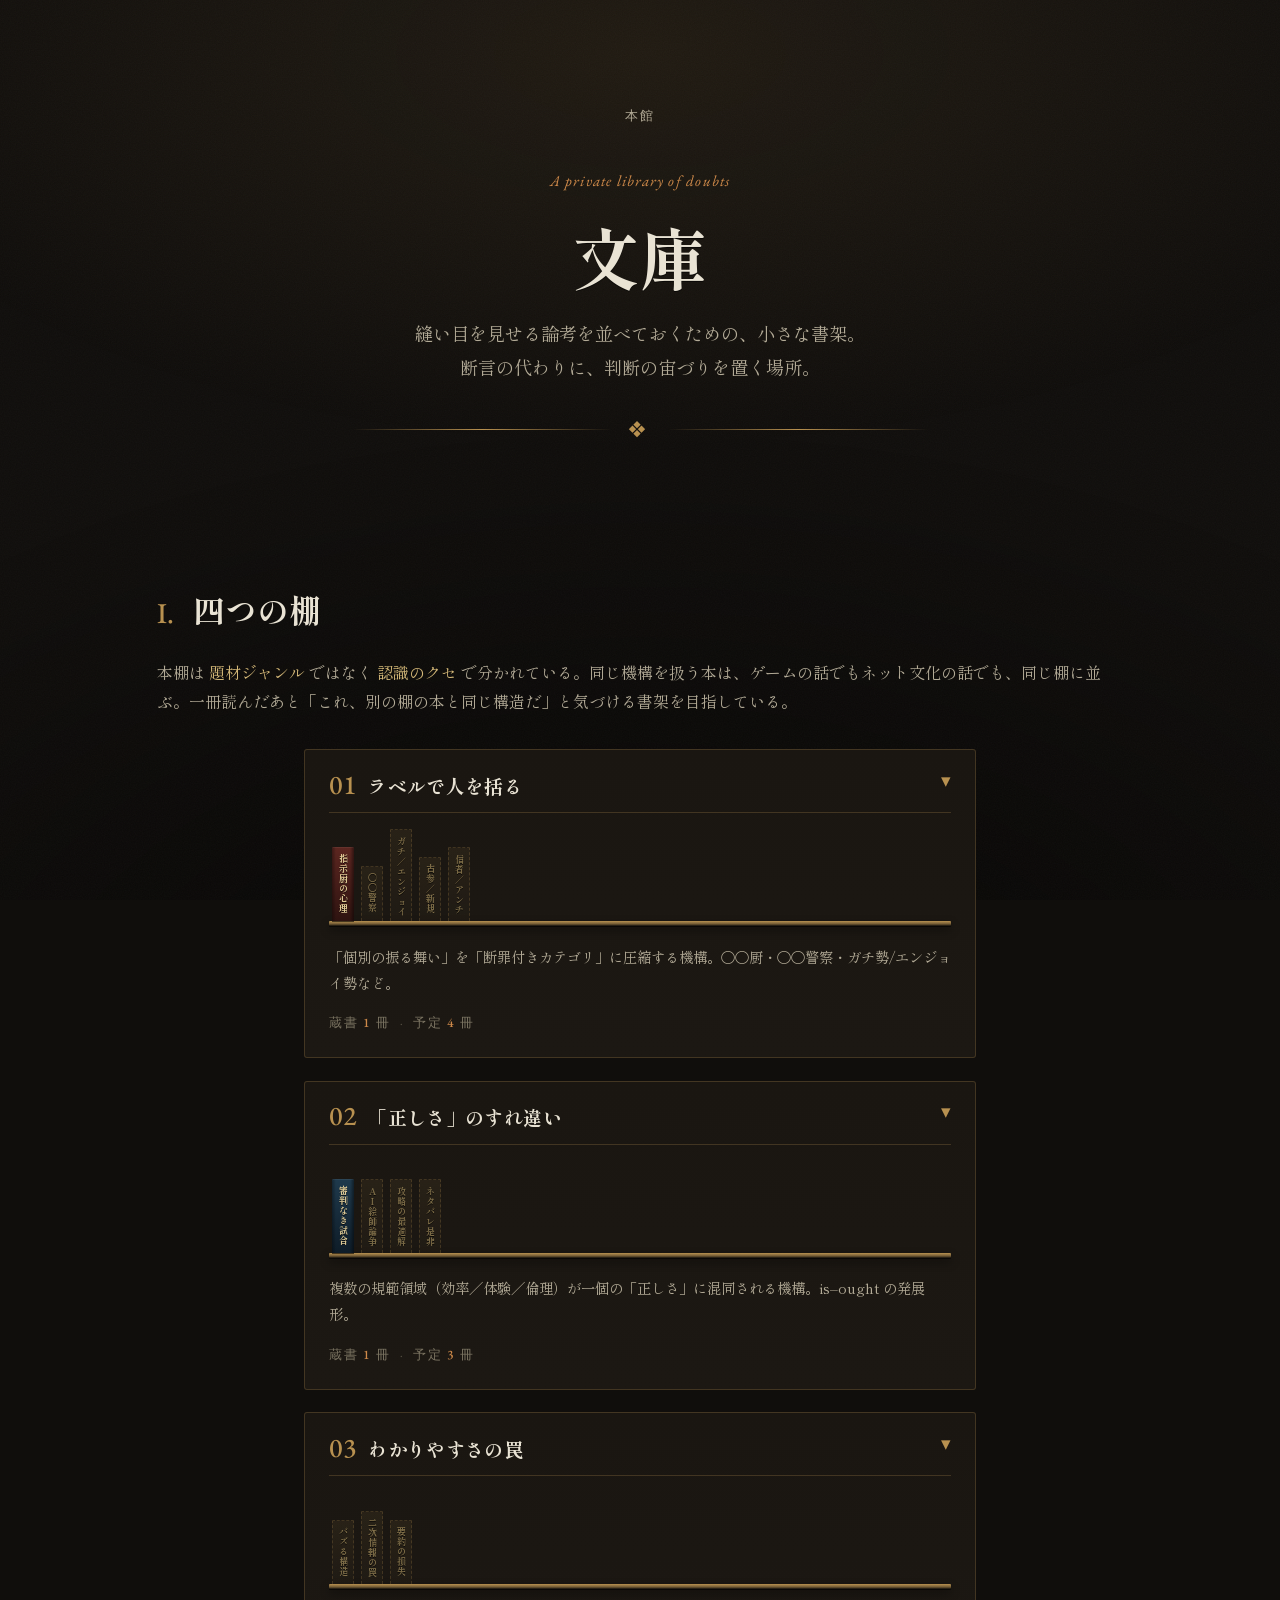
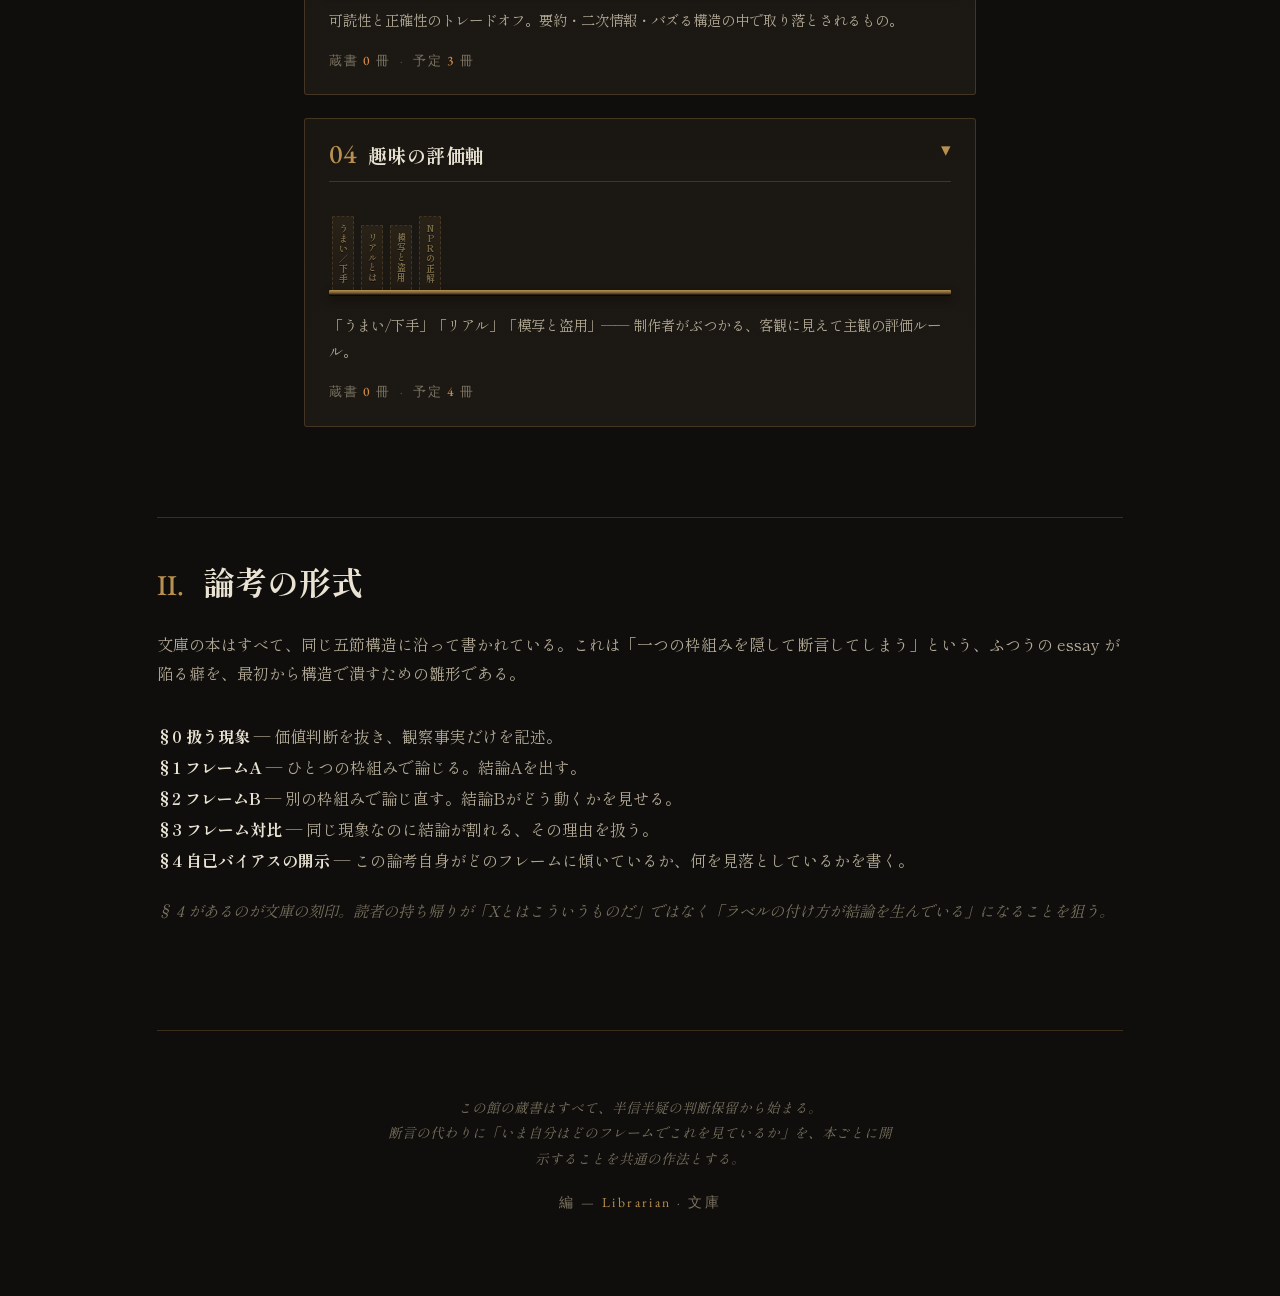
<file: index.html>
<!doctype html>
<html lang="ja">
<head>
<meta charset="utf-8">
<meta name="viewport" content="width=device-width, initial-scale=1">
<title>文庫</title>
<meta name="description" content="縫い目を見せる論考が並ぶ、認識のクセを巡る書架。">
<link rel="preconnect" href="https://fonts.googleapis.com">
<link rel="preconnect" href="https://fonts.gstatic.com" crossorigin>
<link href="https://fonts.googleapis.com/css2?family=Shippori+Mincho:wght@400;500;600;700;800&family=EB+Garamond:ital,wght@0,400;0,500;0,600;1,400;1,500&family=Noto+Serif+JP:wght@400;500;700&display=swap" rel="stylesheet">
<link rel="stylesheet" href="assets/lobby.css">
</head>
<body>
<div id="bar"></div>

<div class="wrap">

  <header class="site">
    <div class="breadcrumb reveal">
      <span class="here">本館</span>
    </div>
    <p class="kicker reveal">A private library of doubts</p>
    <h1 class="site-title reveal">文庫</h1>
    <p class="tagline reveal">縫い目を見せる論考を並べておくための、小さな書架。<br>断言の代わりに、判断の宙づりを置く場所。</p>
    <div class="rule reveal"><span class="mark">&#10070;</span></div>
  </header>

  <section class="block reveal">
    <div class="block-head">
      <span class="num">I.</span>
      <h2>四つの棚</h2>
      <p class="lede">本棚は <em class="accent">題材ジャンル</em> ではなく <em class="accent">認識のクセ</em> で分かれている。同じ機構を扱う本は、ゲームの話でもネット文化の話でも、同じ棚に並ぶ。一冊読んだあと「これ、別の棚の本と同じ構造だ」と気づける書架を目指している。</p>
    </div>

    <div class="shelves">
      <article class="shelf-card reveal" id="shelf-01" data-shelf="01" aria-expanded="false">
        <div class="shelf-head" role="button" tabindex="0" aria-controls="shelf-01-body">
          <div class="shelf-plate">
            <span class="shelf-no">01</span><span class="shelf-name">ラベルで人を括る</span>
            <span class="shelf-toggle" aria-hidden="true">&#9662;</span>
          </div>
          <div class="shelf-stack">
            <div class="spines">
              <a class="spine vol" href="essays/books/shijichu_psychology.html"
                 title="「指示厨」の心理学" aria-label="「指示厨」の心理学"
                 data-desc="なぜ人は他人のコントローラーを横から奪いたくなるのか。下方比較・Dunning-Kruger・準社会的関係・正義中毒 ── 11 の駆動力を心理学・社会学・脳科学から解剖した長文論考。"
                 data-meta="long-form · 心理学"
                 style="--spine-h:80%; --spine-c1:#5c2620; --spine-c2:#2e1310;"
              ><span class="spine-title">指示厨の心理</span></a>
              <span class="spine planned" role="button" tabindex="0"
                 title="〇〇警察 ― マナー警察と考察警察"
                 aria-label="〇〇警察 ― マナー警察と考察警察（予定）"
                 data-desc="「正しさ」を執行する側に回ることで得られる快感。中野信子の正義中毒を別角度から扱う。"
                 data-meta="予定 · sociology"
                 style="--spine-h:60%;"
              ><span class="spine-title">〇〇警察</span></span>
              <span class="spine planned" role="button" tabindex="0"
                 title="ガチ勢／エンジョイ勢" aria-label="ガチ勢／エンジョイ勢（予定）"
                 data-desc="同じ遊びを違う温度でやっているだけなのに、どうして相互に「劣化版」だと感じてしまうのか。"
                 data-meta="予定 · game culture"
                 style="--spine-h:100%;"
              ><span class="spine-title">ガチ／エンジョイ</span></span>
              <span class="spine planned" role="button" tabindex="0"
                 title="古参／新規" aria-label="古参／新規（予定）"
                 data-desc="時間軸でファンを二分するラベリングの磁力。所属の証明と参入障壁の同居。"
                 data-meta="予定 · fandom"
                 style="--spine-h:70%;"
              ><span class="spine-title">古参／新規</span></span>
              <span class="spine planned" role="button" tabindex="0"
                 title="信者／アンチ" aria-label="信者／アンチ（予定）"
                 data-desc="中間の意見が見えなくなる二極化の構造。プラットフォーム設計が増幅させる純粋化のループ。"
                 data-meta="予定 · online culture"
                 style="--spine-h:80%;"
              ><span class="spine-title">信者／アンチ</span></span>
            </div>
            <div class="shelf-board" aria-hidden="true"></div>
          </div>
          <p class="shelf-axis">「個別の振る舞い」を「断罪付きカテゴリ」に圧縮する機構。〇〇厨・〇〇警察・ガチ勢/エンジョイ勢など。</p>
          <p class="shelf-count">蔵書 <b>1</b> 冊 <span class="dot">·</span> 予定 <b>4</b> 冊</p>
        </div>
        <div class="shelf-body-wrap">
          <div class="shelf-body" id="shelf-01-body">
            <div class="shelf-body-inner">
              <div class="shelf-intro">
                <p>「あいつは指示厨だ」と言った瞬間、いくつかのことが同時に起きる。観察された一つひとつの行為が、ひとつのカテゴリに圧縮される。カテゴリには既に評価（侮蔑・断罪）が含まれているから、議論はそこから先へは進まない。そして、自分はそのカテゴリの外にいる安全な観察者になる。</p>
                <p>この棚に並ぶ本は、すべてこの<em class="accent-em">「一語で括る」</em>という操作を扱う。〇〇厨・〇〇警察・ガチ勢/エンジョイ勢・古参/新規・信者/アンチ ── 表面の題材はゲーム、ネット文化、ファンコミュニティと、ばらばらに見える。だが機構は同じだ。<b class="muted-strong">名指しが、観察を打ち切らせる。</b></p>
                <p>この棚を読むとき、注意すべきは自分自身の使うラベルだ。指示厨を語る人もまた、別のラベル（「指示厨警察」）で括られうる。ラベルを貼る側もまた、貼られる側だ。</p>
              </div>
            </div>
          </div>
        </div>
      </article>

      <article class="shelf-card reveal" id="shelf-02" data-shelf="02" aria-expanded="false">
        <div class="shelf-head" role="button" tabindex="0" aria-controls="shelf-02-body">
          <div class="shelf-plate">
            <span class="shelf-no">02</span><span class="shelf-name">「正しさ」のすれ違い</span>
            <span class="shelf-toggle" aria-hidden="true">&#9662;</span>
          </div>
          <div class="shelf-stack">
            <div class="spines">
              <a class="spine vol" href="essays/books/shinpan_no_inai_shiai.html"
                 title="審判のいない試合" aria-label="審判のいない試合"
                 data-desc="正しさのすれ違いはなぜ解けないのか。フレームA（当事者の問題）とフレームB（構造の問題）を並走させ、§4 で論考自身のフレームBへの偏りを開示する。棚02 の土台石。"
                 data-meta="framework essay · 規範領域"
                 style="--spine-h:80%; --spine-c1:#1f3a4d; --spine-c2:#0e1c28;"
              ><span class="spine-title">審判なき試合</span></a>
              <span class="spine planned" role="button" tabindex="0"
                 title="AI 絵師論争" aria-label="AI 絵師論争（予定）"
                 data-desc="技術の正しさ／労働の正しさ／芸術の正しさ／倫理の正しさ ── 同時並行で進む別物の議論を分解する。"
                 data-meta="予定 · AI &amp; art"
                 style="--spine-h:80%;"
              ><span class="spine-title">AI絵師論争</span></span>
              <span class="spine planned" role="button" tabindex="0"
                 title="攻略の「最適解」" aria-label="攻略の「最適解」（予定）"
                 data-desc="効率の正しさと体験の正しさが衝突する典型例。指示厨論考の§7 を独立した一冊に拡張する。"
                 data-meta="予定 · game culture"
                 style="--spine-h:80%;"
              ><span class="spine-title">攻略の最適解</span></span>
              <span class="spine planned" role="button" tabindex="0"
                 title="ネタバレ是非" aria-label="ネタバレ是非（予定）"
                 data-desc="「事実を述べただけだ」と「あなたは私の体験を壊した」が同じ机に座る、奇妙な争い。"
                 data-meta="予定 · experience &amp; ethics"
                 style="--spine-h:80%;"
              ><span class="spine-title">ネタバレ是非</span></span>
            </div>
            <div class="shelf-board" aria-hidden="true"></div>
          </div>
          <p class="shelf-axis">複数の規範領域（効率／体験／倫理）が一個の「正しさ」に混同される機構。is&ndash;ought の発展形。</p>
          <p class="shelf-count">蔵書 <b>1</b> 冊 <span class="dot">·</span> 予定 <b>3</b> 冊</p>
        </div>
        <div class="shelf-body-wrap">
          <div class="shelf-body" id="shelf-02-body">
            <div class="shelf-body-inner">
              <div class="shelf-intro">
                <p>「正しい」という言葉は、ひとつの語に見えて、実はいくつもの別領域の判定を兼ねている。事実の正しさ、論理の正しさ、倫理の正しさ、効率の正しさ、規則の正しさ、体験としての正しさ ── それぞれに別の<em class="accent-em" style="color:var(--verdigris);">裁定者</em>がいる。</p>
                <p>異なる領域同士が衝突したとき、両者が共に認める「上位の裁定者」がどこにも存在しない。だから誠実で頭のいい二人がぶつかっても、議論は永遠に解けない。これは欠陥ではなく、対立の<b class="muted-strong">型</b>そのものの性質である。</p>
                <p>この棚に並ぶ本は、すべて「何の正しさの話をしているか」が曖昧なまま起きている対立を扱う。土台石として「審判のいない試合」を据え、後続の本はそのレンズの個別適用例として読める設計になっている。</p>
              </div>
            </div>
          </div>
        </div>
      </article>

      <article class="shelf-card reveal" id="shelf-03" data-shelf="03" aria-expanded="false">
        <div class="shelf-head" role="button" tabindex="0" aria-controls="shelf-03-body">
          <div class="shelf-plate">
            <span class="shelf-no">03</span><span class="shelf-name">わかりやすさの罠</span>
            <span class="shelf-toggle" aria-hidden="true">&#9662;</span>
          </div>
          <div class="shelf-stack">
            <div class="spines">
              <span class="spine planned" role="button" tabindex="0"
                 title="バズる情報の構造" aria-label="バズる情報の構造（予定）"
                 data-desc="拡散される情報には共通の文法がある ── 断定・二項対立・感情のトリガー。「面白さ」と「正確さ」が反比例する設計上の理由を扱う。"
                 data-meta="予定 · media"
                 style="--spine-h:70%;"
              ><span class="spine-title">バズる構造</span></span>
              <span class="spine planned" role="button" tabindex="0"
                 title="二次情報の独立性の錯覚" aria-label="二次情報の独立性の錯覚（予定）"
                 data-desc="十のソースが同じことを言っていても、もとの一次資料はひとつかもしれない。孫引きが「多重の証拠」に見える錯覚を解剖する。"
                 data-meta="予定 · epistemology"
                 style="--spine-h:80%;"
              ><span class="spine-title">二次情報の罠</span></span>
              <span class="spine planned" role="button" tabindex="0"
                 title="要約で失われるもの" aria-label="要約で失われるもの（予定）"
                 data-desc="「三行でまとめる」とき、最初に犠牲になるのは留保と例外。それでも要約には価値がある ── ただし「何が削られたか」を一緒に渡せるなら。"
                 data-meta="予定 · communication"
                 style="--spine-h:70%;"
              ><span class="spine-title">要約の損失</span></span>
            </div>
            <div class="shelf-board" aria-hidden="true"></div>
          </div>
          <p class="shelf-axis">可読性と正確性のトレードオフ。要約・二次情報・バズる構造の中で取り落とされるもの。</p>
          <p class="shelf-count">蔵書 <b>0</b> 冊 <span class="dot">·</span> 予定 <b>3</b> 冊</p>
        </div>
        <div class="shelf-body-wrap">
          <div class="shelf-body" id="shelf-03-body">
            <div class="shelf-body-inner">
              <div class="shelf-intro">
                <p>情報がわかりやすくなるとき、何かが必ず削られている。グラデーションは二分法に、不確実性は断定に、複数原因はひとつの「真犯人」に。情報伝達のコストを下げる作業は、同時に<em class="accent-em">情報を歪める作業</em>でもある。これは悪意ではなく、メディアの形式そのものに織り込まれている力学である。</p>
                <p>そして「わかりやすさ」を提供する側だけが罠にかかるのではない。受け手もまた、自分の理解できる形に圧縮された情報を「真実」だと感じてしまう。フィード文化はそれを加速させる ── タイトルだけで判断し、要約だけで議論する。一次資料に当たる手間を払う人は減っていく。</p>
                <p>この棚に並ぶ本は、すべて「圧縮と歪曲は同じ操作の表と裏である」という前提から始まる。何を残し、何を切ったかを意識的に開示することは、文庫の他の論考に通底する作法でもある。</p>
              </div>
            </div>
          </div>
        </div>
      </article>

      <article class="shelf-card reveal" id="shelf-04" data-shelf="04" aria-expanded="false">
        <div class="shelf-head" role="button" tabindex="0" aria-controls="shelf-04-body">
          <div class="shelf-plate">
            <span class="shelf-no">04</span><span class="shelf-name">趣味の評価軸</span>
            <span class="shelf-toggle" aria-hidden="true">&#9662;</span>
          </div>
          <div class="shelf-stack">
            <div class="spines">
              <span class="spine planned" role="button" tabindex="0"
                 title="「うまい／下手」" aria-label="「うまい／下手」（予定）"
                 data-desc="技術評価の言葉に潜む、複数の評価軸（精度・速度・面白さ・らしさ）の癒着を分解する。"
                 data-meta="予定 · craft"
                 style="--spine-h:80%;"
              ><span class="spine-title">うまい／下手</span></span>
              <span class="spine planned" role="button" tabindex="0"
                 title="「リアル」とは何か" aria-label="「リアル」とは何か（予定）"
                 data-desc="写実・物理・知覚・印象 ── 複数の「リアル」が混ざって使われている。NPRが扱っているのはそのどれなのか。"
                 data-meta="予定 · NPR &amp; rendering"
                 style="--spine-h:70%;"
              ><span class="spine-title">リアルとは</span></span>
              <span class="spine planned" role="button" tabindex="0"
                 title="模写と盗用" aria-label="模写と盗用（予定）"
                 data-desc="引用、参照、模倣、盗用 ── 連続スペクトル上のどこに線を引くかという、合意のない問題。"
                 data-meta="予定 · creative ethics"
                 style="--spine-h:70%;"
              ><span class="spine-title">模写と盗用</span></span>
              <span class="spine planned" role="button" tabindex="0"
                 title="NPR に「正解」はあるのか" aria-label="NPR に「正解」はあるのか（予定）"
                 data-desc="非写実レンダリングの目標は、写実とは違う何かである ── では、その「何か」は誰が決めているのか。"
                 data-meta="予定 · NPR"
                 style="--spine-h:80%;"
              ><span class="spine-title">NPRの正解</span></span>
            </div>
            <div class="shelf-board" aria-hidden="true"></div>
          </div>
          <p class="shelf-axis">「うまい/下手」「リアル」「模写と盗用」── 制作者がぶつかる、客観に見えて主観の評価ルール。</p>
          <p class="shelf-count">蔵書 <b>0</b> 冊 <span class="dot">·</span> 予定 <b>4</b> 冊</p>
        </div>
        <div class="shelf-body-wrap">
          <div class="shelf-body" id="shelf-04-body">
            <div class="shelf-body-inner">
              <div class="shelf-intro">
                <p>「うまい」「下手」「リアル」「破綻している」── 制作の現場で日常的に飛び交うこれらの判定は、客観的事実のように扱われがちだ。しかし一歩下がると、それぞれが特定の時代・特定の流派・特定のコミュニティの<em class="accent-em">趣味</em>を、いつの間にか規範に格上げしたものに見えてくる。</p>
                <p>これは「すべては主観だから評価は無意味だ」という相対主義に着地するための話ではない。むしろ逆で、評価軸の出自を意識すると、自分が何を測りたくて何を測っているのかが見え、批評の精度が上がる。<b class="muted-strong">趣味の客観化は悪ではない ── 客観化された趣味を「事実」と取り違えることが、罠なのだ。</b></p>
                <p>この棚に並ぶ本は、制作者と鑑賞者の両方に関わる。Anko さん自身の TD としての関心 ── セルルック、NPR、配色、模写 ── が、ここに直接接続する。</p>
              </div>
            </div>
          </div>
        </div>
      </article>
    </div>
  </section>

  <section class="block reveal">
    <div class="block-head">
      <span class="num">II.</span>
      <h2>論考の形式</h2>
      <p class="lede">文庫の本はすべて、同じ五節構造に沿って書かれている。これは「一つの枠組みを隠して断言してしまう」という、ふつうの essay が陥る癖を、最初から構造で潰すための雛形である。</p>
    </div>

    <p style="color:var(--parchment-dim); line-height:1.95; margin-bottom:1.2rem;">
      <b style="color:var(--parchment);">§0 扱う現象</b> ― 価値判断を抜き、観察事実だけを記述。<br>
      <b style="color:var(--parchment);">§1 フレームA</b> ― ひとつの枠組みで論じる。結論Aを出す。<br>
      <b style="color:var(--parchment);">§2 フレームB</b> ― 別の枠組みで論じ直す。結論Bがどう動くかを見せる。<br>
      <b style="color:var(--parchment);">§3 フレーム対比</b> ― 同じ現象なのに結論が割れる、その理由を扱う。<br>
      <b style="color:var(--parchment);">§4 自己バイアスの開示</b> ― この論考自身がどのフレームに傾いているか、何を見落としているかを書く。
    </p>
    <p style="color:var(--parchment-faint); font-style:italic; font-size:.95rem;">
      § 4 があるのが文庫の刻印。読者の持ち帰りが「Xとはこういうものだ」ではなく「ラベルの付け方が結論を生んでいる」になることを狙う。
    </p>
  </section>

  <footer class="site reveal">
    <p class="colophon-note">
      この館の蔵書はすべて、半信半疑の判断保留から始まる。<br>
      断言の代わりに「いま自分はどのフレームでこれを見ているか」を、本ごとに開示することを共通の作法とする。
    </p>
    <p class="signature">編 &mdash; <span class="lib">Librarian</span> &middot; 文庫</p>
  </footer>

</div>

<div class="cover-overlay" id="cover-overlay" hidden>
  <button class="cover-backdrop" type="button" aria-label="閉じる" tabindex="-1"></button>
  <article class="cover-card" role="dialog" aria-modal="true" aria-labelledby="cover-title">
    <button class="cover-close" type="button" aria-label="閉じる">&times;</button>
    <div class="cover-front" id="cover-front">
      <div class="cover-band cover-band-top"></div>
      <div class="cover-flex"></div>
      <h3 class="cover-title" id="cover-title"></h3>
      <div class="cover-flex"></div>
      <div class="cover-foot">
        <div class="cover-divider"></div>
        <p class="cover-desc" id="cover-desc"></p>
        <p class="cover-meta" id="cover-meta"></p>
      </div>
      <div class="cover-band cover-band-bottom"></div>
    </div>
    <a class="cover-action" id="cover-action" href="#">開く &rarr;</a>
  </article>
</div>

<script>
  const bar = document.getElementById('bar');
  const onScroll = () => {
    const h = document.documentElement;
    const max = h.scrollHeight - h.clientHeight;
    bar.style.width = (max > 0 ? (h.scrollTop / max * 100) : 0) + '%';
  };
  document.addEventListener('scroll', onScroll, { passive: true });
  onScroll();

  const io = new IntersectionObserver((entries) => {
    entries.forEach(e => {
      if (e.isIntersecting) { e.target.classList.add('in'); io.unobserve(e.target); }
    });
  }, { threshold: .12 });
  document.querySelectorAll('.reveal').forEach((el, i) => {
    el.style.transitionDelay = Math.min(i * 60, 300) + 'ms';
    io.observe(el);
  });

  // 棚のアコーディオン: 1つずつ開く
  const cards = document.querySelectorAll('.shelf-card');
  const openCard = (card) => {
    cards.forEach(c => {
      if (c !== card) c.setAttribute('aria-expanded', 'false');
    });
    card.setAttribute('aria-expanded', 'true');
    setTimeout(() => {
      const rect = card.getBoundingClientRect();
      if (rect.top < 60 || rect.top > 200) {
        window.scrollTo({ top: window.scrollY + rect.top - 80, behavior: 'smooth' });
      }
    }, 150);
  };
  cards.forEach(card => {
    const head = card.querySelector('.shelf-head');
    if (!head) return;
    head.addEventListener('click', (e) => {
      // 背表紙のタップは表紙モーダル側で処理されるためここでは無視
      if (e.target.closest('.spine')) return;
      const wasOpen = card.getAttribute('aria-expanded') === 'true';
      cards.forEach(c => c.setAttribute('aria-expanded', 'false'));
      if (!wasOpen) openCard(card);
    });
    head.addEventListener('keydown', (e) => {
      if ((e.key === 'Enter' || e.key === ' ') && e.target === head) {
        e.preventDefault();
        head.click();
      }
    });
  });

  // 表紙モーダル: 背表紙をタップすると本の表紙が現れる
  const coverOverlay = document.getElementById('cover-overlay');
  const coverTitle = document.getElementById('cover-title');
  const coverDesc = document.getElementById('cover-desc');
  const coverMeta = document.getElementById('cover-meta');
  const coverFront = document.getElementById('cover-front');
  const coverAction = document.getElementById('cover-action');
  let coverReturnFocus = null;

  function openCover(spineEl) {
    const isPlanned = spineEl.classList.contains('planned');
    const href = isPlanned ? null : spineEl.getAttribute('href');

    coverTitle.textContent = spineEl.getAttribute('title') || '';
    coverDesc.textContent  = spineEl.dataset.desc || '';
    coverMeta.textContent  = spineEl.dataset.meta || '';

    coverFront.classList.toggle('planned', isPlanned);
    const c1 = spineEl.style.getPropertyValue('--spine-c1').trim();
    const c2 = spineEl.style.getPropertyValue('--spine-c2').trim();
    coverFront.style.background = (!isPlanned && c1 && c2)
      ? `linear-gradient(180deg, ${c1}, ${c2})` : '';

    if (href) {
      coverAction.href = href;
      coverAction.classList.remove('is-planned');
      coverAction.textContent = '開く →';
      coverAction.removeAttribute('aria-disabled');
    } else {
      coverAction.removeAttribute('href');
      coverAction.classList.add('is-planned');
      coverAction.textContent = '（執筆中）';
      coverAction.setAttribute('aria-disabled', 'true');
    }

    coverReturnFocus = spineEl;
    coverOverlay.hidden = false;
    document.body.style.overflow = 'hidden';
    setTimeout(() => coverOverlay.querySelector('.cover-close')?.focus(), 50);
  }

  function closeCover() {
    coverOverlay.hidden = true;
    document.body.style.overflow = '';
    coverReturnFocus?.focus?.();
  }

  document.querySelectorAll('.spine').forEach(spine => {
    spine.addEventListener('click', (e) => {
      e.preventDefault();
      e.stopPropagation();
      openCover(spine);
    });
    spine.addEventListener('keydown', (e) => {
      if (e.key === 'Enter' || e.key === ' ') {
        e.preventDefault();
        e.stopPropagation();
        openCover(spine);
      }
    });
  });

  coverOverlay.querySelector('.cover-backdrop')?.addEventListener('click', closeCover);
  coverOverlay.querySelector('.cover-close')?.addEventListener('click', closeCover);
  coverAction.addEventListener('click', (e) => {
    if (coverAction.classList.contains('is-planned')) e.preventDefault();
  });
  document.addEventListener('keydown', (e) => {
    if (e.key === 'Escape' && !coverOverlay.hidden) closeCover();
  });

  // 本ページからのパンくず（index.html#shelf-01 など）で着地時、該当棚を自動展開
  if (location.hash.startsWith('#shelf-')) {
    const target = document.querySelector(location.hash);
    if (target?.classList.contains('shelf-card')) {
      setTimeout(() => openCard(target), 200);
    }
  }
</script>
</body>
</html>
</file>
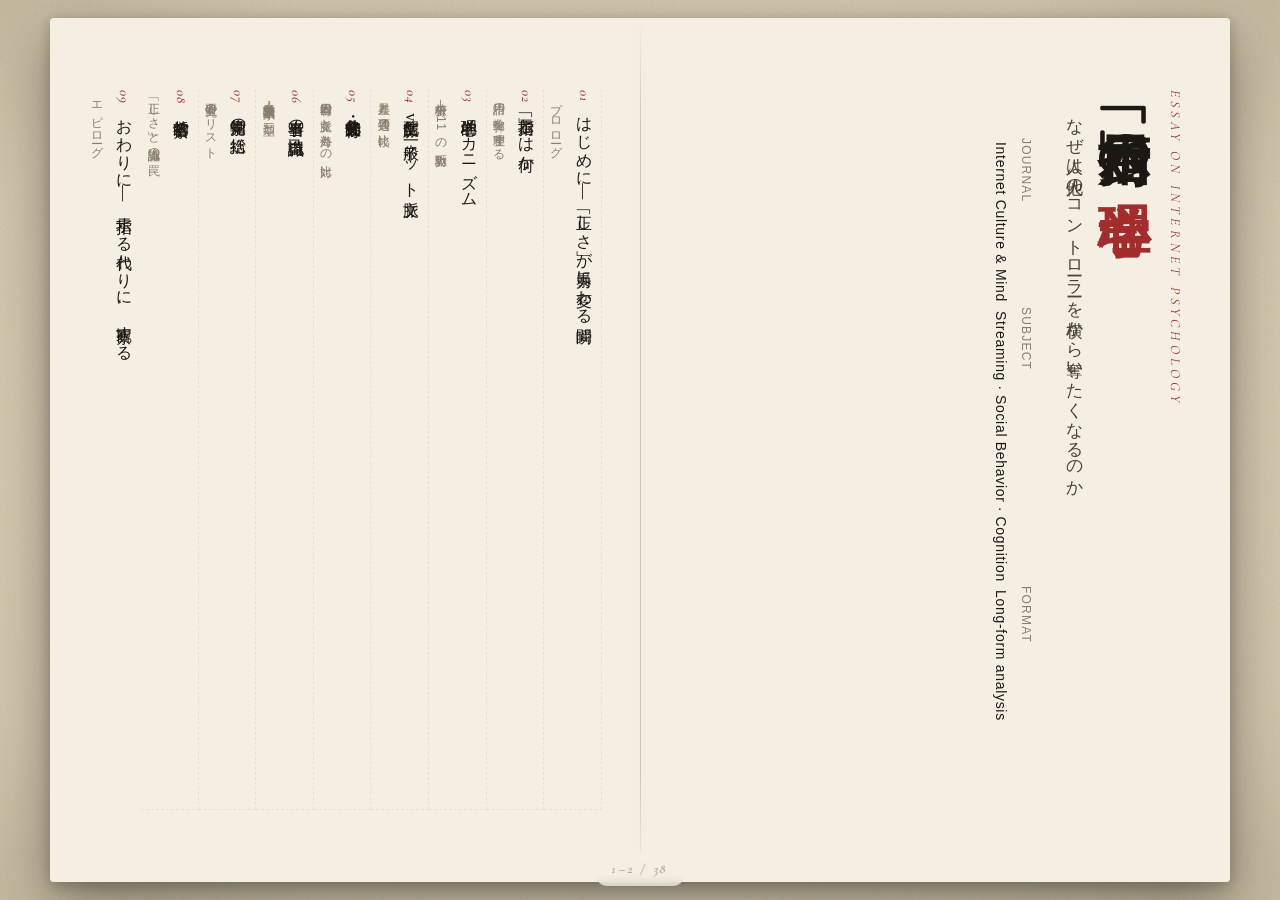
<file: essays/books/shijichu_psychology.html>
<!DOCTYPE html>
<html lang="ja">
<head>
<meta charset="UTF-8">
<meta name="viewport" content="width=device-width, initial-scale=1.0">
<title>「指示厨」の心理学 ― なぜ人は他人のコントローラーを横から奪いたくなるのか</title>
<meta name="description" content="ゲーム配信文化に蔓延する『指示厨』現象を、心理学・社会学・脳科学の視点から多角的に解剖する論考。">
<link rel="preconnect" href="https://fonts.googleapis.com">
<link rel="preconnect" href="https://fonts.gstatic.com" crossorigin>
<link href="https://fonts.googleapis.com/css2?family=Shippori+Mincho+B1:wght@400;500;700;800&family=Noto+Serif+JP:wght@300;400;500;600;700&family=Zen+Kaku+Gothic+Antique:wght@400;500;700&family=Cormorant+Garamond:ital,wght@0,400;0,500;0,600;1,400&display=swap" rel="stylesheet">
<style>
:root {
  --bg: #f4efe2;
  --bg-deep: #e8e1cd;
  --paper: #faf6ec;
  --ink: #1c1814;
  --ink-soft: #4a4138;
  --ink-muted: #8a7e6e;
  --accent: #a32d2d;
  --accent-deep: #7a1f1f;
  --accent-soft: rgba(163, 45, 45, 0.08);
  --rule: rgba(28, 24, 20, 0.14);
  --rule-soft: rgba(28, 24, 20, 0.06);
  --shadow: 0 1px 2px rgba(28, 24, 20, 0.04), 0 8px 24px rgba(28, 24, 20, 0.06);
}

* { box-sizing: border-box; margin: 0; padding: 0; }

html { scroll-behavior: auto; }

body {
  background: var(--bg);
  color: var(--ink);
  font-family: 'Noto Serif JP', 'Shippori Mincho B1', serif;
  font-weight: 400;
  font-size: 17px;
  line-height: 1.95;
  letter-spacing: 0.02em;
  -webkit-font-smoothing: antialiased;
  text-rendering: optimizeLegibility;
  position: relative;
  overflow-x: hidden;
}

/* Paper texture overlay */
body::before {
  content: '';
  position: fixed;
  inset: 0;
  background-image:
    radial-gradient(circle at 20% 30%, rgba(163, 45, 45, 0.015) 0%, transparent 50%),
    radial-gradient(circle at 80% 70%, rgba(28, 24, 20, 0.02) 0%, transparent 50%),
    url("data:image/svg+xml,%3Csvg viewBox='0 0 200 200' xmlns='http://www.w3.org/2000/svg'%3E%3Cfilter id='n'%3E%3CfeTurbulence type='fractalNoise' baseFrequency='0.9' numOctaves='3'/%3E%3C/filter%3E%3Crect width='100%25' height='100%25' filter='url(%23n)' opacity='0.5'/%3E%3C/svg%3E");
  background-size: 100% 100%, 100% 100%, 200px 200px;
  opacity: 0.4;
  mix-blend-mode: multiply;
  pointer-events: none;
  z-index: 1;
}

/* Reading progress bar */
.progress-bar {
  position: fixed;
  top: 0; left: 0;
  height: 2px;
  background: var(--accent);
  z-index: 100;
  width: 0%;
  transition: width 0.1s ease-out;
}

.container {
  max-width: 760px;
  margin: 0 auto;
  padding: 0 32px;
  position: relative;
  z-index: 2;
}

/* ============ HEADER ============ */
.masthead {
  padding: 100px 0 80px;
  border-bottom: 1px solid var(--rule);
  position: relative;
}

.masthead .kicker {
  font-family: 'Cormorant Garamond', serif;
  font-style: italic;
  font-size: 14px;
  letter-spacing: 0.3em;
  text-transform: uppercase;
  color: var(--accent);
  margin-bottom: 28px;
  display: flex;
  align-items: center;
  gap: 16px;
}

.masthead .kicker::before,
.masthead .kicker::after {
  content: '';
  flex: 1;
  height: 1px;
  background: var(--accent);
  opacity: 0.4;
}

.masthead h1 {
  font-family: 'Shippori Mincho B1', serif;
  font-weight: 800;
  font-size: clamp(32px, 5.5vw, 56px);
  line-height: 1.35;
  letter-spacing: 0.01em;
  color: var(--ink);
  margin-bottom: 24px;
}

.masthead h1 .accent {
  color: var(--accent);
  position: relative;
  display: inline-block;
}

.masthead .subtitle {
  font-family: 'Shippori Mincho B1', serif;
  font-size: clamp(16px, 2vw, 20px);
  font-weight: 400;
  color: var(--ink-soft);
  line-height: 1.7;
  margin-top: 12px;
  letter-spacing: 0.05em;
}

.masthead .meta {
  margin-top: 56px;
  display: flex;
  flex-wrap: wrap;
  gap: 32px;
  font-family: 'Zen Kaku Gothic Antique', sans-serif;
  font-size: 13px;
  color: var(--ink-muted);
  letter-spacing: 0.1em;
}

.masthead .meta span strong {
  display: block;
  font-weight: 500;
  color: var(--ink);
  font-size: 14px;
  margin-top: 4px;
  letter-spacing: 0.05em;
}

/* ============ BREADCRUMB ============ */
.breadcrumb {
  font-family: 'Cormorant Garamond', serif;
  font-style: italic;
  font-size: 13px;
  letter-spacing: 0.16em;
  color: var(--ink-muted);
  margin-bottom: 36px;
  display: flex;
  align-items: center;
  gap: 10px;
  flex-wrap: wrap;
}
.breadcrumb a {
  color: var(--accent);
  text-decoration: none;
  border-bottom: 1px dotted transparent;
  transition: border-color .2s;
}
.breadcrumb a:hover { border-bottom-color: var(--accent); }
.breadcrumb .sep { color: var(--ink-muted); opacity: .5; }
.breadcrumb .here { color: var(--ink-muted); }

/* ============ TABLE OF CONTENTS ============ */
.toc {
  margin: 72px 0 80px;
  padding: 40px 44px;
  background: var(--paper);
  border: 1px solid var(--rule);
  border-radius: 2px;
  position: relative;
}

.toc::before {
  content: '目次';
  position: absolute;
  top: -14px;
  left: 28px;
  background: var(--bg);
  padding: 0 12px;
  font-family: 'Shippori Mincho B1', serif;
  font-weight: 600;
  font-size: 14px;
  letter-spacing: 0.4em;
  color: var(--accent);
}

.toc ol {
  list-style: none;
  counter-reset: toc-counter;
}

.toc > ol > li {
  counter-increment: toc-counter;
  padding: 8px 0;
  border-bottom: 1px dashed var(--rule-soft);
  position: relative;
  padding-left: 48px;
}

.toc > ol > li:last-child { border-bottom: none; }

.toc > ol > li::before {
  content: counter(toc-counter, decimal-leading-zero);
  position: absolute;
  left: 0;
  top: 12px;
  font-family: 'Cormorant Garamond', serif;
  font-style: italic;
  font-size: 18px;
  color: var(--accent);
  font-weight: 500;
}

.toc a {
  color: var(--ink);
  text-decoration: none;
  font-family: 'Shippori Mincho B1', serif;
  font-size: 16px;
  font-weight: 500;
  letter-spacing: 0.04em;
  transition: color 0.2s;
}

.toc a:hover { color: var(--accent); }

.toc .toc-sub {
  display: block;
  font-family: 'Zen Kaku Gothic Antique', sans-serif;
  font-size: 13px;
  font-weight: 400;
  color: var(--ink-muted);
  margin-top: 4px;
  letter-spacing: 0.06em;
}

/* ============ ARTICLE BODY ============ */
article {
  padding-bottom: 120px;
}

.section {
  margin: 80px 0 0;
  scroll-margin-top: 24px;
}

.section-header {
  position: relative;
  margin-bottom: 48px;
  padding-top: 40px;
  border-top: 2px solid var(--ink);
}

.section-header .num {
  position: absolute;
  top: -28px;
  left: 0;
  background: var(--bg);
  padding-right: 16px;
  font-family: 'Cormorant Garamond', serif;
  font-style: italic;
  font-weight: 500;
  font-size: 38px;
  color: var(--accent);
  line-height: 1;
}

.section-header h2 {
  font-family: 'Shippori Mincho B1', serif;
  font-weight: 700;
  font-size: clamp(24px, 3.5vw, 32px);
  line-height: 1.5;
  letter-spacing: 0.02em;
  color: var(--ink);
  padding-top: 20px;
}

.section h3 {
  font-family: 'Shippori Mincho B1', serif;
  font-weight: 600;
  font-size: 20px;
  line-height: 1.6;
  letter-spacing: 0.03em;
  color: var(--ink);
  margin: 56px 0 24px;
  padding-left: 18px;
  border-left: 3px solid var(--accent);
}

.section p {
  margin-bottom: 1.5em;
  color: var(--ink-soft);
  text-align: justify;
  text-justify: inter-character;
  word-break: break-all;
  line-break: strict;
}

.section p strong {
  color: var(--ink);
  font-weight: 700;
  background: linear-gradient(transparent 70%, var(--accent-soft) 70%);
  padding: 0 2px;
}

.section p em {
  font-style: normal;
  font-family: 'Shippori Mincho B1', serif;
  font-weight: 500;
  color: var(--accent-deep);
}

/* Drop cap for opening paragraphs */
.drop-cap::first-letter {
  font-family: 'Shippori Mincho B1', serif;
  font-weight: 800;
  font-size: 4.2em;
  float: left;
  line-height: 0.85;
  margin: 0.08em 0.12em 0 -0.04em;
  color: var(--accent);
}

/* Lists */
.section ul, .section ol {
  margin: 1em 0 1.6em 0;
  padding-left: 0;
  list-style: none;
}

.section ul li, .section ol li {
  position: relative;
  padding-left: 28px;
  margin-bottom: 0.6em;
  color: var(--ink-soft);
  line-height: 1.85;
}

.section ul li::before {
  content: '';
  position: absolute;
  left: 8px;
  top: 0.8em;
  width: 6px;
  height: 6px;
  background: var(--accent);
  border-radius: 50%;
}

.section ol {
  counter-reset: list-counter;
}

.section ol li {
  counter-increment: list-counter;
}

.section ol li::before {
  content: counter(list-counter) ".";
  position: absolute;
  left: 0;
  top: 0;
  font-family: 'Cormorant Garamond', serif;
  font-style: italic;
  color: var(--accent);
  font-weight: 600;
  font-size: 1.05em;
}

.section li strong {
  color: var(--ink);
  font-weight: 600;
}

/* Tables */
.table-wrap {
  margin: 32px -24px 40px;
  overflow-x: auto;
  padding: 0 24px;
}

table {
  width: 100%;
  border-collapse: collapse;
  font-family: 'Zen Kaku Gothic Antique', sans-serif;
  font-size: 14px;
  line-height: 1.7;
  background: var(--paper);
  border: 1px solid var(--rule);
}

table thead {
  background: var(--ink);
  color: var(--bg);
}

table thead th {
  padding: 14px 16px;
  text-align: left;
  font-weight: 500;
  font-size: 13px;
  letter-spacing: 0.12em;
  border-right: 1px solid rgba(244, 239, 226, 0.15);
}

table thead th:last-child { border-right: none; }

table tbody td {
  padding: 14px 16px;
  border-bottom: 1px solid var(--rule-soft);
  border-right: 1px solid var(--rule-soft);
  vertical-align: top;
  color: var(--ink-soft);
}

table tbody td:last-child { border-right: none; }

table tbody tr:last-child td { border-bottom: none; }

table tbody tr:hover { background: rgba(163, 45, 45, 0.025); }

table tbody td strong {
  color: var(--ink);
  font-weight: 700;
}

/* Pull quote / callout */
.pullquote {
  margin: 48px -16px;
  padding: 32px 40px 32px 56px;
  font-family: 'Shippori Mincho B1', serif;
  font-size: 19px;
  line-height: 1.85;
  color: var(--ink);
  font-weight: 500;
  position: relative;
  border-left: 3px solid var(--accent);
  background: linear-gradient(90deg, var(--accent-soft) 0%, transparent 100%);
}

.pullquote::before {
  content: '』';
  position: absolute;
  top: 12px;
  left: 16px;
  font-size: 36px;
  color: var(--accent);
  font-family: 'Shippori Mincho B1', serif;
  line-height: 1;
  transform: rotate(180deg);
  opacity: 0.5;
}

/* Section divider */
.divider {
  margin: 80px auto;
  width: 80px;
  display: flex;
  justify-content: center;
  align-items: center;
  gap: 12px;
}

.divider::before,
.divider::after {
  content: '';
  height: 1px;
  flex: 1;
  background: var(--rule);
}

.divider::before { background: linear-gradient(to right, transparent, var(--rule)); }
.divider::after { background: linear-gradient(to left, transparent, var(--rule)); }

.divider .dot {
  width: 4px;
  height: 4px;
  background: var(--accent);
  border-radius: 50%;
}

/* Closing */
.closing {
  margin-top: 80px;
  padding: 56px 0 40px;
  border-top: 4px double var(--rule);
  text-align: center;
}

.closing .mark {
  font-family: 'Cormorant Garamond', serif;
  font-style: italic;
  font-size: 32px;
  color: var(--accent);
  margin-bottom: 16px;
}

.closing p {
  font-family: 'Shippori Mincho B1', serif;
  font-size: 14px;
  color: var(--ink-muted);
  letter-spacing: 0.1em;
}

/* References */
.references {
  margin-top: 80px;
  padding: 40px 0;
  border-top: 1px solid var(--rule);
  font-family: 'Zen Kaku Gothic Antique', sans-serif;
  font-size: 13px;
  color: var(--ink-muted);
  line-height: 1.8;
}

.references h3 {
  border-left: none;
  padding-left: 0;
  font-family: 'Shippori Mincho B1', serif;
  font-size: 14px;
  letter-spacing: 0.3em;
  color: var(--accent);
  margin: 0 0 20px;
  font-weight: 600;
}

.references ul {
  list-style: none;
  padding: 0;
  margin: 0;
}

.references ul li {
  padding-left: 16px;
  margin-bottom: 8px;
  position: relative;
}

.references ul li::before {
  content: '—';
  position: absolute;
  left: 0;
  color: var(--accent);
}

/* Mobile */
@media (max-width: 720px) {
  body { font-size: 16px; line-height: 1.9; }
  .container { padding: 0 24px; }
  .masthead { padding: 64px 0 56px; }
  .masthead .meta { gap: 20px; }
  .toc { padding: 32px 28px; margin: 56px 0 64px; }
  .toc > ol > li { padding-left: 40px; }
  .section { margin-top: 56px; }
  .section-header { margin-bottom: 36px; }
  .section h3 { margin: 40px 0 18px; }
  .table-wrap { margin: 24px -24px 32px; padding: 0 24px; }
  table { font-size: 13px; }
  table thead th, table tbody td { padding: 10px 12px; }
  .pullquote { margin: 36px 0; padding: 24px 24px 24px 36px; font-size: 16px; }
}

/* Print */
@media print {
  body { background: white; font-size: 11pt; }
  body::before { display: none; }
  .progress-bar, .toc { display: none; }
  .container { max-width: 100%; padding: 0; }
  .section { page-break-inside: avoid; }
  .section-header { page-break-after: avoid; }
}

/* Fade-in animation */
@keyframes fadeUp {
  from { opacity: 0; transform: translateY(12px); }
  to { opacity: 1; transform: translateY(0); }
}

.masthead > * { animation: fadeUp 0.8s ease-out backwards; }
.masthead .kicker { animation-delay: 0.1s; }
.masthead h1 { animation-delay: 0.2s; }
.masthead .subtitle { animation-delay: 0.3s; }
.masthead .meta { animation-delay: 0.4s; }
/* ============================================================
   Book reader mode — tategaki + horizontal pagination
   ============================================================ */

html, body {
  height: 100vh;
  width: 100vw;
  overflow: hidden;
  margin: 0;
}

/* Hide the existing top progress bar — we'll add a vertical one later */
.progress-bar { display: none; }

/* The container is a horizontal flex strip; each top-level block has
   its own multi-column tategaki layout. Sections are separate flex
   items so a section never bleeds into the trailing edge of the
   previous one. */
.container {
  display: flex;
  flex-direction: row-reverse;
  max-width: none;
  width: 100vw;
  height: 100vh;
  margin: 0;
  padding: 0;
  overflow-x: auto;
  overflow-y: hidden;
  scroll-snap-type: x proximity;
  /* Force auto (instant) so the underlying scroll change at mid-flip
     does not slide and double up with the leaf rotation. */
  scroll-behavior: auto;
  /* paper edge shadows along top/bottom for "book opened" feel */
  box-shadow:
    inset 0 12px 24px -20px rgba(28,24,20,.4),
    inset 0 -12px 24px -20px rgba(28,24,20,.4);
}

.container > article { display: contents; }

.container > .masthead,
.container > .toc,
.container > article > .section {
  flex: 0 0 auto;
  min-width: var(--page-w, 100%);
  height: 100%;
  margin: 0;
  padding: 4.5rem 2.4rem 3.5rem;
  writing-mode: vertical-rl;
  scroll-snap-align: start;
  box-sizing: border-box;
  border: none;
  background: transparent;
  font-feature-settings: "vert", "palt";
  column-width: var(--page-w, 100vw);
  column-gap: 0;
  column-fill: auto;
}

/* --- Page-break protection ------------------------------------------
   Keep structural elements intact so a heading never lands at the
   very bottom of a page with its body on the next, and lists / tables
   / blockquotes never split mid-element. */
.section-header,
.section h3,
.toc > ol > li,
.section .table-wrap,
.section ul,
.section ol,
.section ul li,
.section ol li,
.section blockquote {
  break-inside: avoid;
  -webkit-column-break-inside: avoid;
  page-break-inside: avoid;
}
.section-header,
.section h3,
.masthead .kicker {
  break-after: avoid;
  -webkit-column-break-after: avoid;
  page-break-after: avoid;
}
/* Keep at least 2 vertical lines on either side of a paragraph break */
.section p { orphans: 2; widows: 2; }
/* Strong / emphasized phrases shouldn't be torn across pages */
.section p strong,
.section p em {
  break-inside: avoid;
}

/* ============================================================
   Tategaki overrides for elements using physical-axis CSS
   (lists, pullquote, references) — translate left/top to logical
   inline-start so bullets land at the head of the vertical column
   instead of stacking sideways.
   ============================================================ */

/* Lists in the body: bullets become inline marks at the top of
   each column-style li, not absolute marks on the visual left. */
.section ul, .section ol {
  padding-left: 0;
}
.section ul li, .section ol li {
  padding-left: 0;
  padding-inline-start: 0;
  margin-bottom: 0;
  margin-inline-end: 1.2em; /* gap between list items (= bottom gap in tategaki) */
  position: static;
}
.section ul li::before {
  content: '・';
  position: static;
  width: auto; height: auto;
  background: none; border-radius: 0;
  color: var(--accent);
  font-weight: 700;
  margin: 0;
  margin-inline-end: 0.1em;
}
.section ol li::before {
  position: static;
  margin: 0;
  margin-inline-end: 0.3em;
}

/* References block at the end of the essay */
.references {
  border-top: none;
  border-inline-start: 1px solid var(--rule);
  padding-block: 0;
  padding-inline: 2.4em 0;
}
.references h3 {
  margin: 0 0 1.2em;
  padding: 0;
}
.references ul { padding: 0; }
.references ul li {
  padding-left: 0;
  padding-inline-start: 0;
  margin-bottom: 0;
  margin-inline-end: 1.4em;
  position: static;
}
.references ul li::before {
  content: '— ';
  position: static;
  left: auto;
  color: var(--accent);
  margin-inline-end: 0.2em;
}

/* Pullquote: vertical accent goes on the inline-start (top in tategaki) */
.pullquote {
  margin: 1em 0;
  padding: 1.6em 2em;
  border-left: none;
  border-inline-start: 3px solid var(--accent);
  background: linear-gradient(180deg, var(--accent-soft), transparent 80%);
}
.pullquote::before {
  display: none;
}

/* Section divider stays simple */
.divider { margin: 2.4em 0; }

/* Closing block: keep the double rule but make sure it sits on the
   leading edge of its column, not above it */
.closing {
  margin-top: 4em;
  padding: 2em 0;
  border-top: none;
  border-inline-start: 4px double var(--rule);
  padding-inline-start: 2em;
  text-align: start;
}
.closing .mark { margin-bottom: 0.6em; }

/* ---- masthead in tategaki ---- */
.masthead {
  border-bottom: none;
  padding-top: 5rem;
}
.masthead .breadcrumb { display: none; }
.masthead .kicker {
  display: inline-block;
  margin-bottom: 1.6rem;
}
.masthead .kicker::before,
.masthead .kicker::after { display: none; }
.masthead h1 {
  font-size: clamp(28px, 7vw, 44px);
  letter-spacing: .04em;
  margin-bottom: 1.2rem;
}
.masthead .subtitle {
  font-size: clamp(15px, 4vw, 18px);
  margin-top: 1rem;
}
.masthead .subtitle br { display: none; }
.masthead .meta {
  display: block;
  margin-top: 3rem;
  font-size: 12px;
}
.masthead .meta span {
  display: inline-block;
  margin: 0 1.4rem 0 0;
  vertical-align: top;
}

/* ---- TOC in tategaki ---- */
.toc {
  border-radius: 0;
  border: 1px solid var(--rule);
  padding: 2.4rem 2rem;
  margin: 0;
}
.toc::before {
  top: 1.8rem;
  left: auto;
  right: -14px;
  background: var(--bg);
  padding: 12px 0;
  writing-mode: vertical-rl;
}
.toc ol { display: block; }
.toc > ol > li {
  padding: 0 2.6rem 0 0;
  border-bottom: none;
  border-right: 1px dashed var(--rule-soft);
  margin-bottom: 1rem;
  min-height: 4rem;
}
.toc > ol > li:last-child { border-right: none; }
.toc > ol > li::before {
  left: auto;
  right: 6px;
  top: 0;
}
.toc .toc-sub { margin-top: 0.6rem; }

/* ---- Section header in tategaki ---- */
.section { margin: 0; }
.section-header {
  border-top: none;
  border-right: 2px solid var(--ink);
  padding-top: 0;
  padding-right: 2.4rem;
  margin-bottom: 2.4rem;
}
.section-header .num {
  top: 0;
  left: auto;
  right: -42px;
  background: var(--bg);
  padding: 12px 0;
  font-size: 30px;
}
.section-header h2 {
  font-size: clamp(20px, 5.5vw, 26px);
  padding-top: 0;
  padding-right: 1.2rem;
}

/* ---- Subsection h3 / paragraphs ---- */
.section h3 {
  border-left: none;
  border-right: 3px solid var(--accent);
  padding-left: 0;
  padding-right: 1rem;
  margin: 0 3rem 1.4rem 0;
  font-size: 17px;
}
.section p {
  text-align: start;
  margin-bottom: 1.4em;
  line-height: 2.1;
}

/* Drop cap doesn't translate to tategaki well — disable */
.drop-cap::first-letter {
  float: none;
  font-size: inherit;
  margin: 0;
  color: inherit;
}

/* Lists — flip side */
.section ul li, .section ol li {
  padding-left: 0;
  padding-right: 28px;
}
.section ul li::before { left: auto; right: 8px; top: 0.8em; }
.section ol li::before { left: auto; right: 0; }

/* Body font tuning for tategaki readability */
body {
  font-size: 16px;
  letter-spacing: .05em;
  font-feature-settings: "vert", "palt";
}

/* Page indicator at the bottom */
.page-indicator {
  position: fixed;
  bottom: 14px;
  left: 50%;
  transform: translateX(-50%);
  font-family: 'Cormorant Garamond', serif;
  font-style: italic;
  font-size: 13px;
  letter-spacing: 0.2em;
  color: var(--ink-muted);
  pointer-events: none;
  z-index: 50;
  background: rgba(244, 239, 226, 0.7);
  padding: 4px 16px;
  border-radius: 12px;
  backdrop-filter: blur(4px);
  -webkit-backdrop-filter: blur(4px);
}

@media (max-width: 640px) {
  .container > * { padding: 3.5rem 1.5rem 3rem; }
  .masthead .meta { margin-top: 2.2rem; }
}

/* ============================================================
   TOC: make the list compact enough to live on a single page
   ============================================================ */
.toc {
  padding: 1.4rem 1.2rem;
  margin: 0;
}
.toc::before {
  display: none;  /* drop the floating 目次 label in tategaki */
}
.toc h3,
.toc > h2 {
  display: none;
}
.toc > ol { padding: 0; margin: 0; }
.toc > ol > li {
  padding: 6px 0;
  padding-left: 0;
  padding-inline-start: 0;
  border-bottom: none;
  border-inline-end: 1px dashed var(--rule-soft);
  margin-inline-end: 1rem;
  position: relative;
  min-height: 0;
}
.toc > ol > li:last-child { border-inline-end: none; margin-inline-end: 0; }
.toc > ol > li::before {
  content: counter(toc-counter, decimal-leading-zero) "  ";
  position: static;
  left: auto; top: auto;
  display: inline;
  font-family: 'Cormorant Garamond', serif;
  font-style: italic;
  font-size: 14px;
  color: var(--accent);
  margin: 0;
}
.toc a {
  font-size: 14px;
  letter-spacing: .02em;
  line-height: 1.55;
}
.toc .toc-sub {
  display: block;
  font-size: 11px;
  margin-top: 4px;
  letter-spacing: .04em;
}

/* ============================================================
   Page-flip animation overlay
   ============================================================ */
.flipper-stage {
  position: fixed;
  pointer-events: none;
  perspective: 1800px;
  z-index: 50;
  visibility: hidden;
}
.flipper-stage.active { visibility: visible; }

.flipper {
  position: absolute;
  top: 0; bottom: 0;
  transform-style: preserve-3d;
  transform: rotateY(0);
  width: var(--flipper-w, 50%);
  will-change: transform;
}

/* Soft paper-flip: the leaf lifts toward the viewer at mid-turn and
   tilts slightly so it reads as a flexible sheet rather than a rigid
   card. The transform-origin sits at the binding edge. */
@keyframes leaf-flip-fwd {
  0%   { transform: rotateY(0deg) translateZ(0) rotateX(0); }
  18%  { transform: rotateY(-22deg) translateZ(18px) rotateX(-1.5deg); }
  50%  { transform: rotateY(-90deg) translateZ(36px) rotateX(0deg); }
  82%  { transform: rotateY(-158deg) translateZ(18px) rotateX(1.5deg); }
  100% { transform: rotateY(-180deg) translateZ(0) rotateX(0); }
}
@keyframes leaf-flip-back {
  0%   { transform: rotateY(0deg) translateZ(0) rotateX(0); }
  18%  { transform: rotateY(22deg) translateZ(18px) rotateX(-1.5deg); }
  50%  { transform: rotateY(90deg) translateZ(36px) rotateX(0deg); }
  82%  { transform: rotateY(158deg) translateZ(18px) rotateX(1.5deg); }
  100% { transform: rotateY(180deg) translateZ(0) rotateX(0); }
}

/* A soft shadow that deepens at mid-flip — the leaf is lifted off the
   page surface and casts a shadow on the spread underneath. */
@keyframes leaf-shadow {
  0%   { box-shadow: 0 0 0 rgba(0,0,0,0); }
  50%  { box-shadow: 0 28px 50px -8px rgba(28,24,20,.35),
                     0 8px 20px -4px rgba(28,24,20,.18); }
  100% { box-shadow: 0 0 0 rgba(0,0,0,0); }
}

/* Forward step: the leaf on the left rotates rightward around the binding */
.flipper.fwd {
  left: 0;
  transform-origin: right center;
}
.flipper.fwd.flipping {
  animation:
    leaf-flip-fwd 0.9s cubic-bezier(.4, .02, .25, 1) forwards,
    leaf-shadow  0.9s ease-in-out;
}
/* Backward step: the leaf on the right rotates leftward */
.flipper.back {
  right: 0;
  transform-origin: left center;
}
.flipper.back.flipping {
  animation:
    leaf-flip-back 0.9s cubic-bezier(.4, .02, .25, 1) forwards,
    leaf-shadow   0.9s ease-in-out;
}

.flipper .face {
  position: absolute;
  inset: 0;
  backface-visibility: hidden;
  background: var(--paper, #faf6ec);
  overflow: hidden;
}
.flipper .face-front {
  box-shadow:
    -2px 0 16px rgba(28,24,20,.16);
}
.flipper .face-back {
  transform: rotateY(180deg);
  box-shadow:
    -2px 0 16px rgba(28,24,20,.16);
}
/* The DOM clone we drop into each face: full book size, clipped to face */
.flipper .face .book-clone {
  position: absolute;
  top: 0;
  left: 0;
  pointer-events: none;
  margin: 0;
  background: transparent;
  box-shadow: none;
  border-radius: 0;
}
/* Soft inner shading near the binding so the leaf reads as paper */
.flipper .face::after {
  content: '';
  position: absolute;
  top: 0; bottom: 0;
  width: 24%;
  pointer-events: none;
  z-index: 5;
}
.flipper.fwd .face-front::after {
  right: 0;
  background: linear-gradient(to right, transparent, rgba(28,24,20,.10));
}
.flipper.fwd .face-back::after {
  /* face-back is pre-rotated 180deg, so "right" here is visually the binding */
  right: 0;
  background: linear-gradient(to right, transparent, rgba(28,24,20,.10));
}
.flipper.back .face-front::after {
  left: 0;
  background: linear-gradient(to left, transparent, rgba(28,24,20,.10));
}
.flipper.back .face-back::after {
  left: 0;
  background: linear-gradient(to left, transparent, rgba(28,24,20,.10));
}

/* ============================================================
   Wider-than-mobile screens: present the book as a centered
   portrait page (single page) on small desktop, two-page spread
   on large desktop.
   ============================================================ */
@media (min-width: 720px) {
  html, body {
    height: 100%;
    overflow: hidden;
    background:
      radial-gradient(ellipse at center,
        rgba(232, 220, 193, 1) 0%,
        rgba(216, 205, 179, 1) 80%,
        rgba(200, 188, 162, 1) 100%);
  }
  body {
    display: flex;
    align-items: center;
    justify-content: center;
    font-size: 17px;
  }
  .container {
    width: min(96vw, 620px);
    height: min(96vh, 880px);
    max-width: 620px;
    max-height: 880px;
    border-radius: 4px;
    box-shadow:
      0 22px 60px rgba(28,24,20,.45),
      0 4px 14px rgba(28,24,20,.25);
    background: var(--bg);
    position: relative;
  }
  /* Bump in-book typography so the larger frame feels substantial */
  .section p { font-size: 17px; line-height: 2.05; }
  .section h3 { font-size: 19px; }
  .section-header h2 { font-size: clamp(22px, 3vw, 28px); }
  .masthead h1 { font-size: clamp(36px, 5vw, 52px); }
  .masthead .subtitle { font-size: 17px; }
  .toc a { font-size: 16px; }
  .toc .toc-sub { font-size: 12px; }
  .references { font-size: 14px; }
  .page-indicator { bottom: max(14px, calc(50vh - 440px)); }
}

/* Two-page spread on large screens: an open-book layout */
@media (min-width: 1100px) {
  .container {
    width: min(96vw, 1180px);
    max-width: 1180px;
    height: min(96vh, 880px);
    max-height: 880px;
  }
  /* Centered binding line that ties the two pages into a spread */
  .container::before {
    content: '';
    position: absolute;
    top: 0; bottom: 0;
    left: 50%;
    width: 1px;
    background: linear-gradient(180deg,
      transparent 0%,
      rgba(28,24,20,.18) 12%,
      rgba(28,24,20,.18) 88%,
      transparent 100%);
    box-shadow: 0 0 12px rgba(28,24,20,.08);
    pointer-events: none;
    z-index: 5;
  }
  .page-indicator { bottom: max(14px, calc(50vh - 440px)); }
}

</style>
</head>
<body>

<div class="progress-bar" id="progress"></div>
<div class="page-indicator" id="pageIndicator"></div>
<div class="flipper-stage" id="flipperStage" aria-hidden="true"></div>

<div class="container">

<!-- MASTHEAD -->
<header class="masthead">
  <div class="breadcrumb">
    <a href="../../index.html">本館</a><span class="sep">▸</span>
    <span class="here">No.01</span>
  </div>
  <div class="kicker">Essay on Internet Psychology</div>
  <h1>「指示厨」の<span class="accent">心理学</span></h1>
  <p class="subtitle">なぜ人は他人のコントローラーを<br>横から奪いたくなるのか</p>
  <div class="meta">
    <span>JOURNAL<strong>Internet Culture & Mind</strong></span>
    <span>SUBJECT<strong>Streaming · Social Behavior · Cognition</strong></span>
    <span>FORMAT<strong>Long-form analysis</strong></span>
  </div>
</header>

<!-- TABLE OF CONTENTS -->
<nav class="toc" aria-label="目次">
  <ol>
    <li><a href="#intro">はじめに ― 「正しさ」が暴力に変わる瞬間</a><span class="toc-sub">プロローグ</span></li>
    <li><a href="#sec1">「指示厨」とは何か</a><span class="toc-sub">用語の輪郭を整理する</span></li>
    <li><a href="#sec2">心理学的メカニズム</a><span class="toc-sub">中核分析 ― 11の駆動力</span></li>
    <li><a href="#sec3">配信文脈 vs 一般ネット文脈</a><span class="toc-sub">差異と共通項の比較</span></li>
    <li><a href="#sec4">文化的・社会的背景</a><span class="toc-sub">日本固有の文脈と海外との対比</span></li>
    <li><a href="#sec5">当事者の自己認識</a><span class="toc-sub">善意系・攻撃系・顕示系の三類型</span></li>
    <li><a href="#sec6">学術知見の総括</a><span class="toc-sub">主要研究のリスト</span></li>
    <li><a href="#sec7">哲学的省察</a><span class="toc-sub">「正しさ」と認識論の罠</span></li>
    <li><a href="#closing">おわりに ― 指示する代わりに、観察する</a><span class="toc-sub">エピローグ</span></li>
  </ol>
</nav>

<!-- ARTICLE -->
<article>

<!-- INTRO -->
<section class="section" id="intro">
  <div class="section-header">
    <span class="num">00</span>
    <h2>はじめに ― 「正しさ」が暴力に変わる瞬間</h2>
  </div>

  <p class="drop-cap">ゲーム配信のコメント欄で「○○取れって！」「だから言ったろ」と命令する視聴者。X(Twitter)でリプライ欄に湧く「いやそれは違う、本当は〜です」のおじさん。Pixiv百科やWiki系コミュニティで小うるさく「ルール違反です」と注意して回るユーザー。これらは現象としては別物に見えるが、その駆動メカニズムは驚くほど似ている。</p>

  <p>本レポートでは、ゲーム配信における「指示厨」を中心に据えつつ、ネット全般に蔓延する“お節介・口出し・マウント行為”を比較しながら、「人間はなぜそうしてしまうのか」を心理学・社会学・脳科学の視点から多角的に解剖する。</p>

  <div class="pullquote">
    ここで先回りして強調しておきたいのは、これは指示厨を断罪するためのテキストではない。むしろ「指示厨は他人ではなく、人間の脳に標準搭載された機能の暴走形態である」という前提に立つ。読み終えたとき、読者自身の中にも“小さな指示厨”が住んでいることに気づくはずである。
  </div>
</section>

<!-- SECTION 1 -->
<section class="section" id="sec1">
  <div class="section-header">
    <span class="num">01</span>
    <h2>「指示厨」とは何か ― 用語の輪郭を整理する</h2>
  </div>

  <h3>1-1. 定義</h3>
  <p>「指示厨(しじちゅう)」とは、ゲーム実況や生配信のコメント欄において、配信者が求めていないにもかかわらず「○○しろ」「なぜそうしないんだ」とプレイ内容に過剰に口を出す視聴者を指すネットスラング・蔑称である。ニコニコ大百科は「動画内でのアクションに対してレスポンスを求めるコメントを書き込むユーザーへの蔑称、レッテルの一種」と定義し、類語として「名人様」「評論家」「視聴者様」を挙げている。</p>

  <p>注意すべきは、「指示厨」と「アドバイス」の境界は受け手側の感じ方に強く依存することだ。命令口調(〜しろ)が典型だが、「〜したほうがいいよ」「なぜ〜しないの?」といった提案・疑問形であっても、配信者が望んでいなければ指示厨と認定される。<strong>本人は「親切」「アドバイス」のつもりでも、外部から見れば指示行為であるという非対称性</strong>が、この問題の本質的な厄介さを生む。</p>

  <h3>1-2. 「○○厨」の語源 ― 言葉に内蔵された侮蔑</h3>
  <p>接尾辞「厨」は、もともと中学生を意味する俗語「中坊(ちゅうぼう)」を、IMEで「厨房(台所)」と誤変換して書き続けたところからネット隠語化したものだ。1996年「あやしいわーるど」掲示板の「The 厨房」という投稿者の存在が記録に残る最古級の用例である。2ちゃんねる文化で爆発的に広まり、「中学生程度の精神年齢の迷惑ユーザー」を意味するようになった。さらにニコニコ動画期になると「中毒」の意味が混じり、「○○に異常に執着する人」「○○に固執して迷惑な人」というニュアンスへ拡張される。</p>

  <p>つまり「指示厨」という語は、語彙レベルで二重の侮蔑を内包している ― <em>①「精神的に未熟である」</em> <em>②「異常に執着している」</em>の両方だ。この命名文化自体が日本のネット文化の特徴であり、「春厨」「夏厨」「処女厨」「嫌韓厨」「自治厨」「ガチ恋厨」など多産性の高い造語パターンを生み出してきた。「○○厨」というラベルは、対象の行動を病理化し、自己と切り離して安全に嘲笑できるようにする道具でもある。</p>

  <h3>1-3. ゲーム配信における典型的行動パターン</h3>
  <p>複数の配信者・ライター・視聴者の証言を総合すると、指示厨の代表的な振る舞いは以下に集約される。</p>
  <ul>
    <li><strong>命令系</strong>:「○○しろ」「なんでそっち行くの」「こっちって言ったろ」</li>
    <li><strong>後出し評論系</strong>:「あそこで引けばよかったのに(笑)」(FPSの結果論)</li>
    <li><strong>誘導系</strong>:RPG・ADVで「次は××に話しかけて」と物語のかじを取りたがる</li>
    <li><strong>ネタバレ・スポイラー系</strong>:「先に○○集めろ」「そのアイテム、後で必要になるよ」</li>
    <li><strong>教えたがり系</strong>:女性配信者・初心者配信者に対して年長男性視聴者が長文アドバイスを送る、いわゆる「教えたがりおじさん」</li>
    <li><strong>大会・配信イベントでの過熱</strong>:APEXやにじさんじ甲子園のような競技性・盛り上がりの高いイベントで、「応援したい」気持ちが過剰指示として暴発する</li>
  </ul>
  <p>特徴的なのは、<strong>「配信者が指示禁止と明言しても止められない」点</strong>だ。これは後述する心理メカニズムから見ると当然の帰結である。</p>

  <h3>1-4. 一般ネット/SNSにおける「指示厨的」行動の例</h3>
  <p>ゲーム配信の枠を外しても、構造的に同型の行動はネット全般に遍在する。</p>

  <div class="table-wrap">
  <table>
    <thead>
      <tr><th>領域</th><th>典型的な振る舞い</th><th>駆動心理</th></tr>
    </thead>
    <tbody>
      <tr><td>X(旧Twitter)</td><td>リプライで「well, actually」式に揚げ足取り、訂正、自分語り</td><td>顕示欲・統制欲・観客効果</td></tr>
      <tr><td>5ch・匿名掲示板</td><td>スレ違いを叩く「自治厨」、知識マウントの「名人様」</td><td>集団規範の維持・正義中毒</td></tr>
      <tr><td>Pixiv百科・Wiki</td><td>自分基準のルールを持ち込み記事を「正しく」直して回る</td><td>統制欲・救済者願望</td></tr>
      <tr><td>YouTubeコメント</td><td>動画の編集、構成、配信者の人格に上から目線で説教</td><td>準社会的関係・優越感</td></tr>
      <tr><td>SNS全般</td><td>病気・育児・恋愛などの投稿に求められてもいない解決策を投下</td><td>アドバイス罠・不安解消</td></tr>
    </tbody>
  </table>
  </div>

  <h3>1-5. 隣接概念との比較</h3>
  <div class="table-wrap">
  <table>
    <thead>
      <tr><th>概念</th><th>主な舞台</th><th>駆動の中心</th><th>「指示厨」との違い</th></tr>
    </thead>
    <tbody>
      <tr><td><strong>指示厨</strong></td><td>ライブ配信</td><td>介入欲・優越感</td><td>応答可能なリアルタイム場で命令する</td></tr>
      <tr><td><strong>名人様</strong></td><td>動画コメント全般</td><td>顕示欲・優越感</td><td>過去のプレイへの後付け批評。応答性低</td></tr>
      <tr><td><strong>自治厨</strong></td><td>掲示板・Wiki</td><td>統制欲・規範維持</td><td>ルール強制が目的。プレイ内容自体は問わない</td></tr>
      <tr><td><strong>エアプ</strong></td><td>ゲーム実況一般</td><td>顕示欲(実は知らない)</td><td>未プレイなのに語る。指示厨と兼ねがち</td></tr>
      <tr><td><strong>ネット警察</strong></td><td>SNS・ニュース</td><td>正義中毒</td><td>道徳・法的正しさで攻撃的に矯正</td></tr>
      <tr><td><strong>マンスプレイニング</strong></td><td>主に英語圏SNS・職場</td><td>ジェンダー化された権威付与</td><td>男性→女性の非対称性が中核</td></tr>
      <tr><td><strong>教えたがりおじさん</strong></td><td>リアル+SNS</td><td>顕示欲・準社会的好意</td><td>親切心の体裁。ジェンダー差は緩やか</td></tr>
      <tr><td><strong>お気持ち表明</strong></td><td>SNS</td><td>感情の正当化</td><td>攻撃形態というより自己呈示寄り</td></tr>
      <tr><td><strong>救済者(Karpman)</strong></td><td>あらゆる人間関係</td><td>自己有用感・依存的世話焼き</td><td>「助けたい」が自分の不安解消の手段</td></tr>
    </tbody>
  </table>
  </div>

  <p>これらは互いに排他的ではなく、ひとりの人物の中で重なり合う。例えば「自治厨かつ名人様気質の指示厨」のような複合型は珍しくない。</p>
</section>

<div class="divider"><span class="dot"></span></div>

<!-- SECTION 2 -->
<section class="section" id="sec2">
  <div class="section-header">
    <span class="num">02</span>
    <h2>心理学的メカニズム ― 中核分析</h2>
  </div>

  <p>ここからが本題である。指示厨を成立させているのは、単一の悪意ではなく、複数の心理機序が積層した「合金」のような構造だ。順に剥がしていこう。</p>

  <h3>2-1. 社会的比較理論 ― 下方比較による自己肯定</h3>
  <p>レオン・フェスティンガー(Festinger, 1954)の社会的比較理論は、人間が自己評価のために他者と自分を比較する不可避の傾向を持つと説いた。なかでも<strong>下方比較(downward comparison)</strong>は、自分より劣る他者を参照することで自尊心を防衛・補強する戦略として知られる。</p>
  <p>ゲーム配信を視聴する場面を考えてほしい。配信者がプレイに四苦八苦する姿は、自分よりプレイが下手な他者として知覚される。視聴者は無自覚に「俺ならもっとうまくやれる」と思い、その差分を可視化するために指示コメントを打つ。指示は単なる助言の体を取るが、機能的には<em>「私はこの配信者より上である」というステータス申告</em>になっている。下方比較が自尊心を即時に得られる栄養ドリンクのように作用するため、いったん習慣化すると止めにくい。</p>

  <h3>2-2. Dunning-Kruger効果 ― 能力が低い人ほど自信過剰になる</h3>
  <p>David Dunning と Justin Kruger(1999)は、特定領域で能力の低い人ほど自己評価を過大に行うという認知バイアスを実証した。この現象は<em>二重の呪い(double curse)</em>と呼ばれる ― ①能力が低いだけでなく、②そのことに気づくメタ認知も欠けているのである。</p>
  <p>指示厨の中核戦力には、この効果が強く効いている可能性が高い。本人は自分の知識を「価値ある攻略情報」だと信じて疑わない一方、配信者からは初歩的・的外れに見える ― この非対称性は、<strong>能力の低い側が自分の盲点を認識できないという理論の予測通りに発生する</strong>。エアプ(未プレイ)であっても自信満々に語れるのも、Dunning-Krugerが「メタ認知の欠如」を含むからだ。</p>

  <h3>2-3. コントロール欲求 ― 統制感の補償行動</h3>
  <p>心理学では、人間の基本欲求の一つに「自分が状況をコントロールしている」という統制感(sense of control)がある。これが脅かされる、あるいは日常生活で不足していると、人は他の領域で代替的にコントロールを取り戻そうとする。</p>
  <p>複数のセラピスト系記事(Psychology Today, CNBC, Truityなど)が一致して指摘するのは、<strong>「求められてもいないアドバイスを与える人」の根本動機は、相手のためではなく自分の不安を鎮めるためだ</strong>ということである。誰かが困っている話を聞くと、不確実性に対する不快感が湧き、それを解消するために「こうすれば良い」という処方箋を出さずにいられない。</p>
  <p>ゲーム配信の場合、視聴者は本来「観るだけ」の受動的立場にあり、画面の中で起きていることを直接コントロールできない。この<em>構造的な無力感</em>こそが、コメントという唯一の介入チャンネルを通じてプレイ操作に介入したいという衝動を増幅させる。「ラジコン配信」(視聴者の指示でゲームをプレイする企画)が一定の人気を持つのは、この欲求が制度化された形で昇華されているからだろう。</p>

  <h3>2-4. 認知的不協和の解消</h3>
  <p>自分が時間をかけて習得した攻略法を、配信者が無視して別ルートを選ぶ。あるいは、自分が苦労した場面を配信者がさらりと突破する。このとき視聴者の脳内では、「自分の経験は価値がある」という自己観念と、「目の前の配信者がそれと違うやり方で進んでいる」という現実が衝突し、認知的不協和が生じる。</p>
  <p>これを解消する最も簡単な手段が「配信者に自分のやり方を採用させる」ことだ。指示が通れば不協和は消える。通らなくても、「あの配信者は分かっていない」とラベリングし直すことで自我は守られる ― この逃げ道が用意されているため、指示厨は自分の助言が拒絶されてもダメージを受けにくい。</p>

  <h3>2-5. オンライン脱抑制効果(Online Disinhibition Effect)</h3>
  <p>John Suler(2004)は、人がオンラインでオフラインより不抑制な振る舞いをする現象を6因子で説明した:①解離的匿名性、②不可視性、③非同期性、④唯我論的取り込み、⑤解離的想像、⑥権威の最小化。</p>
  <p>特に重要なのが<strong>唯我論的取り込み</strong>だ。これは「相手の声や姿が見えないため、相手を自分の頭の中の登場人物のように想像してしまう」傾向を指す。配信のコメント欄で指示を打つとき、視聴者は配信者を“画面の向こうの一人の人間”として完全に実感していない。半ば自分の脳内キャラクターのように扱い、自分のシナリオに沿って動かそうとする。配信者が嫌がっても、その嫌悪は遠隔地で文字情報として届くだけで、<em>対面なら抑制を起動するはずの非言語フィードバック(顔の歪み、声の不快さ)が欠落している</em>。</p>

  <h3>2-6. 観客効果と自己呈示 ― 「賢く見せたい」動機</h3>
  <p>配信のチャットは配信者だけが読むのではない。他の視聴者も読んでいる。指示厨はしばしば<strong>配信者向けではなく、他の視聴者向けにパフォーマンスしている</strong>。「自分は知っている」「ゲームに詳しい」というアイデンティティを、不特定多数の前で安価に呈示できる場として、コメント欄は機能する。</p>
  <p>承認欲求と自己顕示欲はここで結合する。承認欲求が「認められたい(他者承認)」だとすれば、自己顕示欲は「目立ちたい・称賛されたい」。指示厨は両者の混合物であり、配信者に名前を呼ばせる、リアクションを引き出す、他視聴者に「この人詳しいな」と思わせる ― これらが一つのコメントで達成可能な、低コスト・高リターン行動として機能する。</p>

  <h3>2-7. 共感性の欠如・心の理論の機能不全</h3>
  <p>「相手の文脈や事情を想像する」能力(心の理論/Theory of Mind)が一時的にせよ機能不全に陥っているとき、指示厨化は加速する。配信者が初見プレイで試行錯誤を楽しんでいる、自分なりの縛りプレイをしている、エンタメとしての「迷い」を演出している ― そうした文脈を想像できなければ、ただ「下手」「非効率」としか映らない。</p>
  <p>これはサイコパシー的特性のような病理レベルではなく、多くの場合、<strong>自分の楽しみ方を普遍化してしまう投影</strong>の問題である。哲学的に言えば、これは認識論的な誤謬 ― 自分の主観的価値序列を客観的事実と取り違えている ― である。</p>

  <h3>2-8. 準社会的相互作用(Parasocial Interaction)</h3>
  <p>Horton と Wohl が1956年に提唱したParasocial Interaction(PSI)は、メディア視聴者が出演者に対して一方的に親密感を抱く現象を指す。Twitch・YouTube Live・ニコ生のように<em>チャットで反応してもらえる、名前を呼んでもらえる</em>プラットフォームでは、この準社会的関係はテレビ時代より格段に強化される。最近の研究は、配信文脈での関係を「一方的でも双方向でもない、1.5側的(one-and-a-half sided)関係」と呼んでいる。</p>
  <p>ここで決定的なのは、<strong>準社会的関係が「友人だから助言する権利がある」という錯覚を生む</strong>ことだ。視聴者は何百時間も配信を観ており、配信者の好み・癖・過去の発言を熟知している。配信者の側はそれを知らない。この情報の非対称性が、視聴者の主観では「親密な関係」として登録され、「親密な人にアドバイスする」という社会的スクリプトを駆動する。「相手のためを思って」と本人が信じる善意の正体は、しばしば<em>錯覚的親密さ</em>である。</p>

  <h3>2-9. アドバイス罠と救済者(Rescuer)</h3>
  <p>経営コーチのMichael Bungay Stanier(『The Advice Trap』2020)は、人がアドバイスを与えたがる衝動の裏に三つの信念があると指摘する:①「自分は答えを持っているはず」、②「自分が全責任を負うべき」、③「自分がコントロールしていなければならない」。この衝動を彼は<strong>「アドバイス・モンスター」</strong>と呼ぶ。配信を観ている指示厨の頭の中でも、まさにこのモンスターが咆哮している。</p>
  <p>これと響き合うのが Stephen Karpman(1968)の<strong>ドラマ三角形(Drama Triangle)</strong>だ。被害者・迫害者・救済者という三役のうち、救済者(Rescuer)は「私に任せて」というセリフで他者の問題に介入する。一見親切だが、Karpmanによれば救済者の本当の目的は相手を救うことではなく、<em>自分が必要とされている感覚を確保すること</em>である。配信者が苦戦する → 自分の知識を提供する → 「ありがとう」と言わせたい ― このループは、ドラマ三角形における救済者役そのものだ。そして救済が拒否されると、しばしば迫害者役に反転する(「せっかく教えてやったのに」「下手なくせに」)。</p>

  <h3>2-10. 正義中毒 ― 中野信子による日本固有のニュアンス</h3>
  <p>脳科学者・中野信子は、他者を「許せない」と感じて攻撃する行動が脳内ドーパミン系を活性化し、依存症と同じメカニズムで快感を生むことを<strong>「正義中毒」</strong>と命名した。指示厨が直接的に「正義」を振りかざすわけではないが、自治厨・ネット警察・お気持ち表明と地続きの構造として理解できる。</p>
  <p>中野によれば、日本社会は災害多発地という地理条件から集団主義が強化されており、「集団のルールを乱す者」を制裁する傾向が際立って強い。「みんなのため」という理屈で他者にダメージを与えること自体が快感になるよう脳が設計されている。指示厨の場合、「配信者やコミュニティをよくするため」という大義名分が自己正当化を完璧に支える。だからこそ何度注意されても自覚が生まれず、「自分のは指示ではなくアドバイス、迷惑をかけているのは他の連中」という認知の捻れが発生する。</p>

  <h3>2-11. ダークトライアドとトロール研究</h3>
  <p>Erin Buckels らの一連の研究(2014, 2019)は、ネット上のトローリング行動が「ダークトライアド(マキャベリズム・ナルシシズム・サイコパシー)」、特に<strong>サディズム</strong>と強く相関することを示した。「Trolls just want to have fun」という有名なタイトル通り、トロールは他者の苦痛から快楽を得ているという結論である。</p>
  <p>ただし、ここは慎重に扱う必要がある。指示厨の大半は、おそらくトロールほど病理的ではない。多くは「親切のつもり」の善意系で、サディズム特性は中央値付近にある一般人だろう。とはいえ、<em>強硬で攻撃的なタイプの指示厨</em>(拒否されると暴言化する、複数アカウントで荒らし化する等)には、ダーク特性が関与している可能性は高い。</p>
</section>

<div class="divider"><span class="dot"></span></div>

<!-- SECTION 3 -->
<section class="section" id="sec3">
  <div class="section-header">
    <span class="num">03</span>
    <h2>ゲーム配信文脈と一般ネット文脈の比較</h2>
  </div>

  <p>ここまで挙げた心理機序は、配信でも一般SNSでも共通して作動する。しかし、配信文脈には<strong>他では見られない独特の増幅装置</strong>が組み込まれている。違いを整理しよう。</p>

  <div class="table-wrap">
  <table>
    <thead>
      <tr><th>観点</th><th>ゲーム配信(Twitch/YouTube Live/ニコ生)</th><th>一般ネット/SNS</th></tr>
    </thead>
    <tbody>
      <tr><td><strong>時間性</strong></td><td>ライブ ― いま介入すれば結果が変わるという錯覚</td><td>多くは非同期。投稿は既に過去</td></tr>
      <tr><td><strong>相手の存在感</strong></td><td>配信者が画面で生きて反応している</td><td>テキストの向こうの抽象的他者</td></tr>
      <tr><td><strong>応答可能性</strong></td><td>名前を呼ばれる/読まれる可能性が高い</td><td>反応が返ることは稀</td></tr>
      <tr><td><strong>観客の構成</strong></td><td>同じゲームへの関心で集まった共有コンテクスト型</td><td>無関係な多種多様な視聴者が混在</td></tr>
      <tr><td><strong>関係性の型</strong></td><td>強い準社会的関係(1.5側的関係)</td><td>関係性自体が希薄</td></tr>
      <tr><td><strong>報酬構造</strong></td><td>即時フィードバック</td><td>遅延報酬</td></tr>
      <tr><td><strong>代表的な「厨」</strong></td><td>指示厨、エアプ、ガチ恋厨</td><td>自治厨、名人様、well-actually guy</td></tr>
      <tr><td><strong>正当化レトリック</strong></td><td>「配信者を勝たせたい/楽しませたい」</td><td>「世のため人のため」「本当の親切」</td></tr>
    </tbody>
  </table>
  </div>

  <h3>3-1. なぜ配信文脈で特に「指示厨」が問題化するのか</h3>
  <p>第一に、<strong>ライブ性が「いま介入すれば結果が変わる」というコントロール錯覚を最大化する</strong>。録画動画への指示は構造的に無意味(変えられない)だが、ライブでは理論的には介入可能なので、コントロール欲求と統制感の満たされる確率がコメント1つあたり高い。</p>
  <p>第二に、<strong>「配信者が見ている」という確実性が、自己呈示報酬を強化する</strong>。一般SNSでは無数の中の一票になりがちだが、配信なら自分のコメントが読まれる可能性は格段に高い。承認欲求への即時報酬性が桁違いに強い。</p>
  <p>第三に、<strong>視聴者コミュニティが「観客(audience)」として機能している</strong>。配信のチャットは他の視聴者にも読まれる小さな劇場であり、「賢いコメントをして他視聴者にも認められたい」という自己呈示動機が三重四重に作動する。</p>
  <p>第四に、<strong>配信者がプレイしているという受動的立場が、視聴者に「自分は参加者でありたい」という反作用を生む</strong>。一方的に観るだけでは満足できない人ほど、コメントで操作に介入したくなる。</p>
  <p>第五に、<strong>準社会的関係が「アドバイスの権利」の錯覚を生む</strong>。テレビのプロアスリートに自宅から野次を飛ばしても届かないが、Twitchではコメントが届く。そして配信者が長時間にわたって自己開示する性質上、視聴者は配信者を「家族や友人」レベルに親密だと感じ始める。</p>

  <h3>3-2. 共通する駆動力</h3>
  <p>差異だけでなく共通点も明確だ。配信指示厨もSNSのお節介マウントも、根は以下に帰着する:</p>
  <ol>
    <li><strong>下方比較による自己肯定の素早い供給</strong></li>
    <li><strong>コントロール欲求と不安解消の代替行動</strong></li>
    <li><strong>観客の前で「賢い自分」を演じる自己呈示</strong></li>
    <li><strong>準社会的関係や錯覚的親密さによる「介入する権利」の誤認</strong></li>
    <li><strong>「親切のつもり」で覆い隠される救済者願望</strong></li>
    <li><strong>オンライン脱抑制効果による抑制装置の不全</strong></li>
  </ol>
  <p>これらは独立した別経路ではなく、相互に増幅する。例えば、下方比較で得た優越感が承認欲求とくっつき、観客効果で増幅され、脱抑制で歯止めが外れる、という連鎖が一瞬で起こる。</p>
</section>

<div class="divider"><span class="dot"></span></div>

<!-- SECTION 4 -->
<section class="section" id="sec4">
  <div class="section-header">
    <span class="num">04</span>
    <h2>文化的・社会的背景</h2>
  </div>

  <h3>4-1. 日本のネット文化に固有の要素</h3>
  <p>「○○厨」という命名文化は、2000年代前半の2ちゃんねる文化が生み出した独自のラベリング装置である。これは現象に名前を与えて他者化し、議論を圧縮する効能を持つ一方、<strong>現象を理解する代わりに罵倒で済ませる</strong>思考停止のリスクも併せ持つ。「あいつは指示厨」と言った瞬間、なぜそうしているかの分析は不要になる。</p>
  <p>中野信子が指摘するように、日本社会は集団規範を乱す者への制裁傾向が強い。これは指示厨を取り巻く二重構造を生む ― ①指示厨自身が「配信のコミュニティ規範を守れ」という名目で発動する正義中毒、②指示厨に過剰反応して攻撃する「指示厨警察」(自治厨)が発動する別の正義中毒。</p>
  <div class="pullquote">
    人間がもっとも残酷になるのは、正義の側に立った時である。
  </div>
  <p>また、日本のゲーム実況文化が<strong>ニコニコ動画の「過去動画への弾幕コメント」から発達した</strong>歴史的経緯も無視できない。ニコ動では既にプレイ済みの動画に対して指示コメントが並ぶという、構造的に無意味な行為が早くから定着していた。その文化遺伝子が、リアルタイムのTwitch・YouTube Liveに移植されたとき、本来は不要だった「指示する習慣」だけが残ってしまった可能性がある。</p>

  <h3>4-2. 海外の対応概念</h3>
  <p>英語圏で最も近いのは「<strong>backseat gaming / backseat gamer</strong>」であり、これは助手席から運転に口を出す「backseat driver」のメタファーから来ている。Twitchでは「No Backseating」というタグが用意されており、ストリーマーが明示的に拒否できる仕組みがある。文化的背景は日本の指示厨とほぼ同型だが、<em>「厨」のような侮蔑的接尾辞ではなく、座席のメタファーで婉曲化されている</em>点が日本との温度差を示す。</p>
  <p>ジェンダー化された亜種として「<strong>mansplaining / well-actually guy</strong>」がある。Rebecca Solnit(2008)の小論「Men Explain Things to Me」が起点で、男性が女性に対して相手のほうが詳しい事柄について上から目線で説明する現象を指す。Fokkema & Pollmann(2024)は「better-than-average効果」を介在変数として理論化しており、Dunning-Kruger的な自己過大評価が中核にあることを示唆する。</p>

  <h3>4-3. 配信文化の歴史と指示厨の発生</h3>
  <p>ゲーム実況配信は、ニコニコ動画(2006-) → Twitch(2011-) → YouTube Live・Vtuber時代(2017以降)と段階を踏んできた。各段階で視聴者と配信者の距離は縮まり、双方向性が高まってきた。<strong>距離が近くなるほど指示厨は発生しやすい</strong>。これは「親密さ→介入権の錯覚」という準社会的関係のロジックの帰結である。</p>
</section>

<div class="divider"><span class="dot"></span></div>

<!-- SECTION 5 -->
<section class="section" id="sec5">
  <div class="section-header">
    <span class="num">05</span>
    <h2>当事者(指示厨側)の自己認識と動機の言語化</h2>
  </div>

  <p>ここで視点を切り替え、<strong>指示厨自身の主観</strong>に降りていく。多くの指示厨は自分を指示厨だと思っていない。これは中核的事実であり、繰り返される観察である。</p>

  <h3>5-1. 善意系 ― 「親切のつもり」「配信者を勝たせたい」</h3>
  <p>最も多く、最も厄介なタイプ。本人の内的体験は「応援している」「役立っている」というポジティブなもので、自分が攻撃的な存在だとは夢にも思わない。<em>カープマンの救済者役</em>そのものだ。配信者の試行錯誤を見守る忍耐力(=配信のエンタメ性の核)よりも、「クリアしてほしい・成功してほしい」という結果志向が勝ってしまう。</p>
  <p>このタイプの自己正当化は強固だ。配信者が「指示禁止」と表明しても、本人は「それは他のヘタな指示のことであって、自分の的確なアドバイスは別」と無意識に区分けする。「○○しろ!」を指示と認める一方、「○○したほうがいいよ」「なんで○○しないの?」を提案・質問とみなしているケースが多い。</p>

  <h3>5-2. 攻撃系 ― 「下手すぎてイライラする」</h3>
  <p>下方比較の暗い側面が前面に出るタイプ。プレイの拙さに自分の苛立ちが先立ち、それを抑制せずコメント化する。本人は「正論を言っているだけ」と認識しているが、機能的にはサンクション(制裁)に近い。中野信子が言う正義中毒の小型版がここで作動する ― 「効率的にプレイすべき」という自分基準のルールを、配信者に強制しようとする。</p>

  <h3>5-3. 顕示系 ― 「自分の知識を披露したい」</h3>
  <p>「このゲームを自分は知り尽くしている」というアイデンティティの誇示が動機の中心。配信者本人より、観客(他の視聴者)に向けたパフォーマンスとしての側面が大きい。Dunning-Kruger効果が強く効くと、エアプであっても堂々と語れる。承認欲求の自己顕示版、自尊心の外付けバッテリー化と理解できる。</p>

  <h3>5-4. 三者の合金</h3>
  <p>実際の指示厨は、これら三つの純粋形ではなく、混合物として存在する。たとえば「善意80%・顕示15%・攻撃5%」のような配分で、状況によって発火点が変わる。配信者が無視すると顕示が攻撃に転じ、「こんなにアドバイスしてやったのに」という承認欲求の傷が、ドラマ三角形における救済者→迫害者の反転を引き起こす。</p>
  <p>そして見逃せないのは、<strong>多くの指示厨が日常生活で統制感や承認を十分に得られていない可能性</strong>である。コーチング系の臨床知見やトロール研究の知見(孤独感×ダーク特性)は、配信のコメント欄が<em>他で満たされない統制欲求の代替市場</em>として機能していることを示唆する。だから「指示厨を治す」のは、対処療法では難しい。</p>
</section>

<div class="divider"><span class="dot"></span></div>

<!-- SECTION 6 -->
<section class="section" id="sec6">
  <div class="section-header">
    <span class="num">06</span>
    <h2>学術・専門家の知見の総括</h2>
  </div>

  <p>ここまでで触れた研究を改めて束ねておく。</p>
  <ul>
    <li><strong>Festinger (1954)</strong> ― 社会的比較理論。下方比較による自己高揚動機。</li>
    <li><strong>Kruger & Dunning (1999)</strong> ― 能力低位者の自己過大評価。メタ認知の二重の呪い。</li>
    <li><strong>Karpman (1968)</strong> ― ドラマ三角形。救済者役の隠れた動機。</li>
    <li><strong>Suler (2004)</strong> ― オンライン脱抑制効果と6因子モデル。</li>
    <li><strong>Horton & Wohl (1956)</strong> ― 準社会的相互作用。Twitch文脈での実証研究へ。</li>
    <li><strong>Buckels, Trapnell, Paulhus (2014, 2019)</strong> ― トロール行動とサディズム・ダークテトラッドの相関。</li>
    <li><strong>Masui (2019)</strong> ― 孤独感がトローリング行動を媒介。</li>
    <li><strong>Smith et al. (2022) / Fokkema & Pollmann (2024)</strong> ― マンスプレイニングの実証と理論化。</li>
    <li><strong>Bungay Stanier (2020)</strong> ― アドバイス罠と「アドバイス・モンスター」三信念。</li>
    <li><strong>中野信子 (2020)</strong> ― 正義中毒。日本社会の集団主義との結合。</li>
    <li><strong>Lapidot-Lefler & Barak (2012, 2015)</strong> ― 匿名性以外の要因も脱抑制に寄与。</li>
  </ul>
  <p>これらは異なる学派・領域に属するが、<strong>「人間は他者にコントロールを及ぼし、自分の優位性を確認し、不安を解消し、所属感を得るために、コミュニケーションを使う」</strong>という大筋で一致している。指示厨はその中の特殊な交点に咲いた現象であり、人間心理の異常ではなく<em>人間心理のデフォルトの可視化</em>だと捉えるのが妥当だろう。</p>
</section>

<div class="divider"><span class="dot"></span></div>

<!-- SECTION 7 -->
<section class="section" id="sec7">
  <div class="section-header">
    <span class="num">07</span>
    <h2>哲学的省察 ― 「正しさ」と認識論の罠</h2>
  </div>

  <p>最後に、認識論的な省察を加える。指示厨を支える最大の前提は「<strong>自分の認識は配信者の状況より正確である</strong>」というメタ認知的確信である。これは哲学的に二重の問題を孕む。</p>

  <p>第一に、これは<em>他者の主観的経験への特権的アクセスの主張</em>である。配信者がいま何を楽しんでいて、何を煩わしいと感じているかを、他人である視聴者が知りえるはずがない ― にもかかわらず、指示厨は「効率を求めているはずだ」「クリアしたいはずだ」と決めつける。これは Wittgenstein 的な意味で、私的言語問題の鏡像である。他者の心は外側から推定できるだけで、確定できないという認識論的謙虚さが欠落している。</p>

  <p>第二に、「正しさ」の領域混同がある。ゲームの攻略における「正しい手順」と、配信者の「楽しい体験」という二つは、別の規範領域に属する。指示厨はこの二領域を癒着させ、「攻略上正しいことは配信者にとっても正しいはずだ」と滑らせる。これは<strong>事実と価値の混同であり、ヒュームの法則(is-ought problem)違反</strong>でもある。「効率的である」という事実から「効率的にプレイすべし」という規範は導出できない。</p>

  <p>そして救いがたいことに、<em>この種の認識論的傲慢は、人間の心理メカニズムによって自動生成される</em>。Dunning-Kruger効果は「自分の限界を認識する能力が欠ける」と教え、社会的比較理論は「下方比較で自尊心を保つ」と教え、正義中毒は「正しさで他者を罰すると快が生まれる」と教える。つまり<strong>指示厨という現象は、人間が認識論的に謙虚であることをデフォルトでは難しくしている脳構造の自然な帰結</strong>だ。</p>

  <div class="pullquote">
    だからこそ、指示厨を「異常な他者」として切り離すのではなく、「自分の中にも住んでいる衝動」として直視する姿勢が重要になる。アドバイス・モンスターを消すことはできない、ただ飼い慣らすだけだ。
  </div>
</section>

<!-- CLOSING -->
<section class="section" id="closing">
  <div class="section-header">
    <span class="num">08</span>
    <h2>おわりに ― 指示する代わりに、観察する</h2>
  </div>

  <p>指示厨という現象の研究を通じて見えてくるのは、以下の冷徹な事実である。</p>
  <ul>
    <li>人間は<strong>他者をコントロールしたい衝動</strong>を脳のデフォルトとして持つ。</li>
    <li>それは<strong>自分の不安を鎮める手段</strong>として機能する。</li>
    <li>オンライン環境はこの衝動への抑制装置を弱める。</li>
    <li>「親切」「正しさ」「応援」という大義名分が、この衝動を本人にも見えなくする。</li>
    <li>結果として、本人は善意のつもりで他者の体験を侵食する。</li>
  </ul>

  <p>しかし、これと同じ機序は、3DCG業界・アニメ業界の制作現場でも、SNSのリプライ欄でも、家族との会話でも、無数の場面で作動する。「下手な後輩に求められもしないリテイク指示を出す先輩」「絵描きの作業配信に技法アドバイスを送るコメント」「子育てに介入する義実家」 ― すべて構造は同じである。</p>

  <p>「指示厨」という命名は、彼らを他者化して安全圏に置く便利な装置だが、同時に、<strong>彼らがやっていることを自分はやっていないか</strong>を問い直す鏡でもある。発信者側にとっては、<em>自分のアドバイス・モンスターをどう飼い慣らすか</em>こそが、長期的な人間関係と創造性を守る鍵になる。</p>

  <div class="pullquote">
    問うべきは「どうやって指示厨を黙らせるか」ではなく、「自分はいつ、何のために他人の領域に踏み込んでいるのか」である。後者を継続的に問える人だけが、指示厨にならずに済む。
  </div>

  <p>それは認識論的な謙虚さの実践であり、おそらく、現代のオンライン環境でもっとも稀少で価値ある資質の一つだ。</p>

  <div class="closing">
    <div class="mark">❦</div>
    <p>FIN.</p>
  </div>

  <!-- References -->
  <div class="references">
    <h3>主要参照</h3>
    <ul>
      <li>ニコニコ大百科「指示厨とは」「厨房(ネット用語)」</li>
      <li>中野信子『人は、なぜ他人を許せないのか?』(アスコム, 2020)</li>
      <li>Festinger, L. (1954). A theory of social comparison processes. <em>Human Relations</em>.</li>
      <li>Kruger, J., & Dunning, D. (1999). Unskilled and unaware of it. <em>JPSP</em>.</li>
      <li>Suler, J. (2004). The Online Disinhibition Effect. <em>CyberPsychology & Behavior</em>.</li>
      <li>Karpman, S. (1968). Fairy Tales and Script Drama Analysis. <em>TA Bulletin</em>.</li>
      <li>Buckels, E. E., Trapnell, P. D., & Paulhus, D. L. (2014). Trolls just want to have fun. <em>Personality and Individual Differences</em>.</li>
      <li>Bungay Stanier, M. (2020). <em>The Advice Trap</em>. Box of Crayons Press.</li>
      <li>Horton, D., & Wohl, R. R. (1956). Mass communication and para-social interaction. <em>Psychiatry</em>.</li>
      <li>Wulf, T., et al. (2021). Watching streamers: A study on parasocial relationships in livestreaming.</li>
      <li>Solnit, R. (2008). Men Explain Things to Me.</li>
    </ul>
  </div>
</section>

</article>

</div>

<script>
// Book reader: mouse wheel / keyboard / swipe → step one page at a time
(() => {
  const book = document.querySelector('.container');
  const indicator = document.getElementById('pageIndicator');
  if (!book) return;

  // How many "book pages" are visible at once: 1 on mobile / small desktop,
  // 2 on wide desktop (open-book spread).
  const viewPagesCount = () =>
    window.matchMedia('(min-width: 1100px)').matches ? 2 : 1;

  // Width of a single book page (= one tategaki column-pack).
  const pageWidth = () => book.clientWidth / viewPagesCount();
  const blocks = () =>
    document.querySelectorAll('.container > .masthead, .container > .toc, .container > article > .section');

  // expose the live page width to CSS so column-width tracks the
  // constrained book viewport on desktop, not the full window.
  function syncPageVar() {
    document.documentElement.style.setProperty('--page-w', pageWidth() + 'px');
  }

  // --- snap each top-level block to a whole-number multiple of single-page width
  // so total page count is exact and section transitions land on page edges,
  // even though each section internally uses multi-column for break protection.
  function alignBlocksToPages() {
    const vw = pageWidth();
    if (!vw) return;
    blocks().forEach(el => { el.style.width = ''; el.style.minWidth = ''; });
    blocks().forEach(el => {
      const natural = el.getBoundingClientRect().width;
      const pages = Math.max(1, Math.ceil((natural - 0.5) / vw));
      const w = pages * vw;
      el.style.width = w + 'px';
      el.style.minWidth = w + 'px';
    });
  }

  // --- page indicator ---
  function updateIndicator() {
    const pw = pageWidth();
    const total = Math.max(1, Math.round(book.scrollWidth / pw));
    // With flex-direction: row-reverse, scrollLeft is 0 at the cover and goes negative as we advance.
    const startPage = Math.round(Math.abs(book.scrollLeft) / pw) + 1;
    const span = viewPagesCount();
    const endPage = Math.min(startPage + span - 1, total);
    indicator.textContent = span === 1
      ? `${Math.min(startPage, total)} / ${total}`
      : `${startPage}–${endPage} / ${total}`;
  }

  // --- step navigation ---
  // dir = +1 → next page (advance further into the book, scrollLeft decreases with row-reverse)
  // dir = -1 → previous page
  let scrollLock = false;

  // Build a snapshot of the current book content positioned to match
  // a given scrollLeft. The clone is sized to the book's viewport and
  // its scrollLeft is set so the same content is visible inside.
  function makeBookClone(targetScrollLeft) {
    const clone = book.cloneNode(true);
    clone.removeAttribute('id');
    clone.querySelectorAll('[id]').forEach(el => el.removeAttribute('id'));
    clone.classList.add('book-clone');
    clone.style.position = 'absolute';
    clone.style.top = '0';
    clone.style.left = '0';
    clone.style.width = book.clientWidth + 'px';
    clone.style.height = book.clientHeight + 'px';
    clone.style.boxShadow = 'none';
    clone.style.borderRadius = '0';
    clone.style.overflow = 'hidden';
    clone.style.pointerEvents = 'none';
    // Defer scrollLeft assignment until the clone is in the DOM
    clone.dataset.targetScroll = String(targetScrollLeft);
    return clone;
  }

  function applyCloneScroll(clone) {
    const target = Number(clone.dataset.targetScroll || 0);
    clone.scrollLeft = target;
  }

  // 3D page-flip animation. The leaf at the binding side rotates 180°,
  // and the actual scroll position is updated mid-rotation so the
  // newly revealed pages appear underneath the rotating leaf.
  function flipPage(dir) {
    const rect = book.getBoundingClientRect();
    const stage = document.getElementById('flipperStage');
    if (!stage) return false;
    const clientW = book.clientWidth;
    const pages = viewPagesCount();
    stage.style.top = rect.top + 'px';
    stage.style.left = rect.left + 'px';
    stage.style.width = rect.width + 'px';
    stage.style.height = rect.height + 'px';
    stage.style.setProperty('--flipper-w', pages === 2 ? '50%' : '100%');

    const currentScroll = book.scrollLeft;
    const nextScroll = currentScroll - dir * clientW;

    const flipper = document.createElement('div');
    flipper.className = 'flipper ' + (dir > 0 ? 'fwd' : 'back');

    // FRONT face = the page the reader is leaving.
    // For a forward turn, this is the LEFT page of the current spread,
    // which sits in the left half of the container at currentScroll.
    // For a back turn, it's the RIGHT page (right half of currentScroll).
    const faceFront = document.createElement('div');
    faceFront.className = 'face face-front';
    const cloneFront = makeBookClone(currentScroll);
    // Shift the clone so the relevant half lines up inside the face's box.
    if (pages === 2 && dir < 0) {
      cloneFront.style.transform = `translateX(-${clientW / 2}px)`;
    }
    faceFront.appendChild(cloneFront);
    flipper.appendChild(faceFront);

    // BACK face = the page the reader is turning to.
    // For forward, that's the RIGHT page of the next spread; for back,
    // the LEFT page of the previous spread.
    const faceBack = document.createElement('div');
    faceBack.className = 'face face-back';
    const cloneBack = makeBookClone(nextScroll);
    if (pages === 2 && dir > 0) {
      cloneBack.style.transform = `translateX(-${clientW / 2}px)`;
    }
    faceBack.appendChild(cloneBack);
    flipper.appendChild(faceBack);

    stage.appendChild(flipper);
    stage.classList.add('active');

    // Force layout then apply scrollLeft on the clones.
    void cloneFront.offsetWidth;
    void cloneBack.offsetWidth;
    applyCloneScroll(cloneFront);
    applyCloneScroll(cloneBack);

    // Force a layout pass before adding the .flipping class so the
    // transition picks up the initial rotateY(0) state.
    requestAnimationFrame(() => requestAnimationFrame(() => {
      flipper.classList.add('flipping');
    }));

    // Update the underlying scroll position mid-flip — direct assign,
    // not scrollTo, so it lands instantly without any smooth tween.
    // The cubic-bezier easing reaches ~50% rotation at ~0.32 of the
    // 0.9s duration, so swap underneath while the leaf is edge-on.
    setTimeout(() => {
      book.scrollLeft = nextScroll;
    }, 290);

    // Clean up once the rotation has settled on the other side.
    setTimeout(() => {
      flipper.remove();
      if (stage.children.length === 0) stage.classList.remove('active');
    }, 920);
    return true;
  }

  function step(dir) {
    if (scrollLock) return;
    scrollLock = true;
    flipPage(dir);
    setTimeout(() => { scrollLock = false; }, 940);
  }

  // --- mouse wheel: down/right = next page ---
  book.addEventListener('wheel', (e) => {
    if (Math.abs(e.deltaY) < 4 && Math.abs(e.deltaX) < 4) return;
    e.preventDefault();
    const delta = e.deltaY + e.deltaX;
    step(delta > 0 ? 1 : -1);
  }, { passive: false });

  // --- keyboard ---
  document.addEventListener('keydown', (e) => {
    if (e.key === 'ArrowLeft'  || e.key === 'PageDown' || e.key === ' ') { e.preventDefault(); step(1); }
    if (e.key === 'ArrowRight' || e.key === 'PageUp')                    { e.preventDefault(); step(-1); }
    if (e.key === 'Home') book.scrollTo({ left: 0, behavior: 'instant' });
    if (e.key === 'End')  book.scrollTo({ left: -book.scrollWidth, behavior: 'instant' });
  });

  // --- indicator updates ---
  book.addEventListener('scroll', updateIndicator, { passive: true });

  // --- initial alignment (after fonts settle) + resize handling ---
  function settle() {
    syncPageVar();
    alignBlocksToPages();
    book.scrollLeft = 0; // land on the cover
    updateIndicator();
  }
  if (document.fonts && document.fonts.ready) {
    document.fonts.ready.then(() => requestAnimationFrame(settle));
  } else {
    requestAnimationFrame(settle);
  }

  let resizeTimer = null;
  window.addEventListener('resize', () => {
    clearTimeout(resizeTimer);
    resizeTimer = setTimeout(settle, 150);
  });
})();
</script>

</body>
</html>
</file>
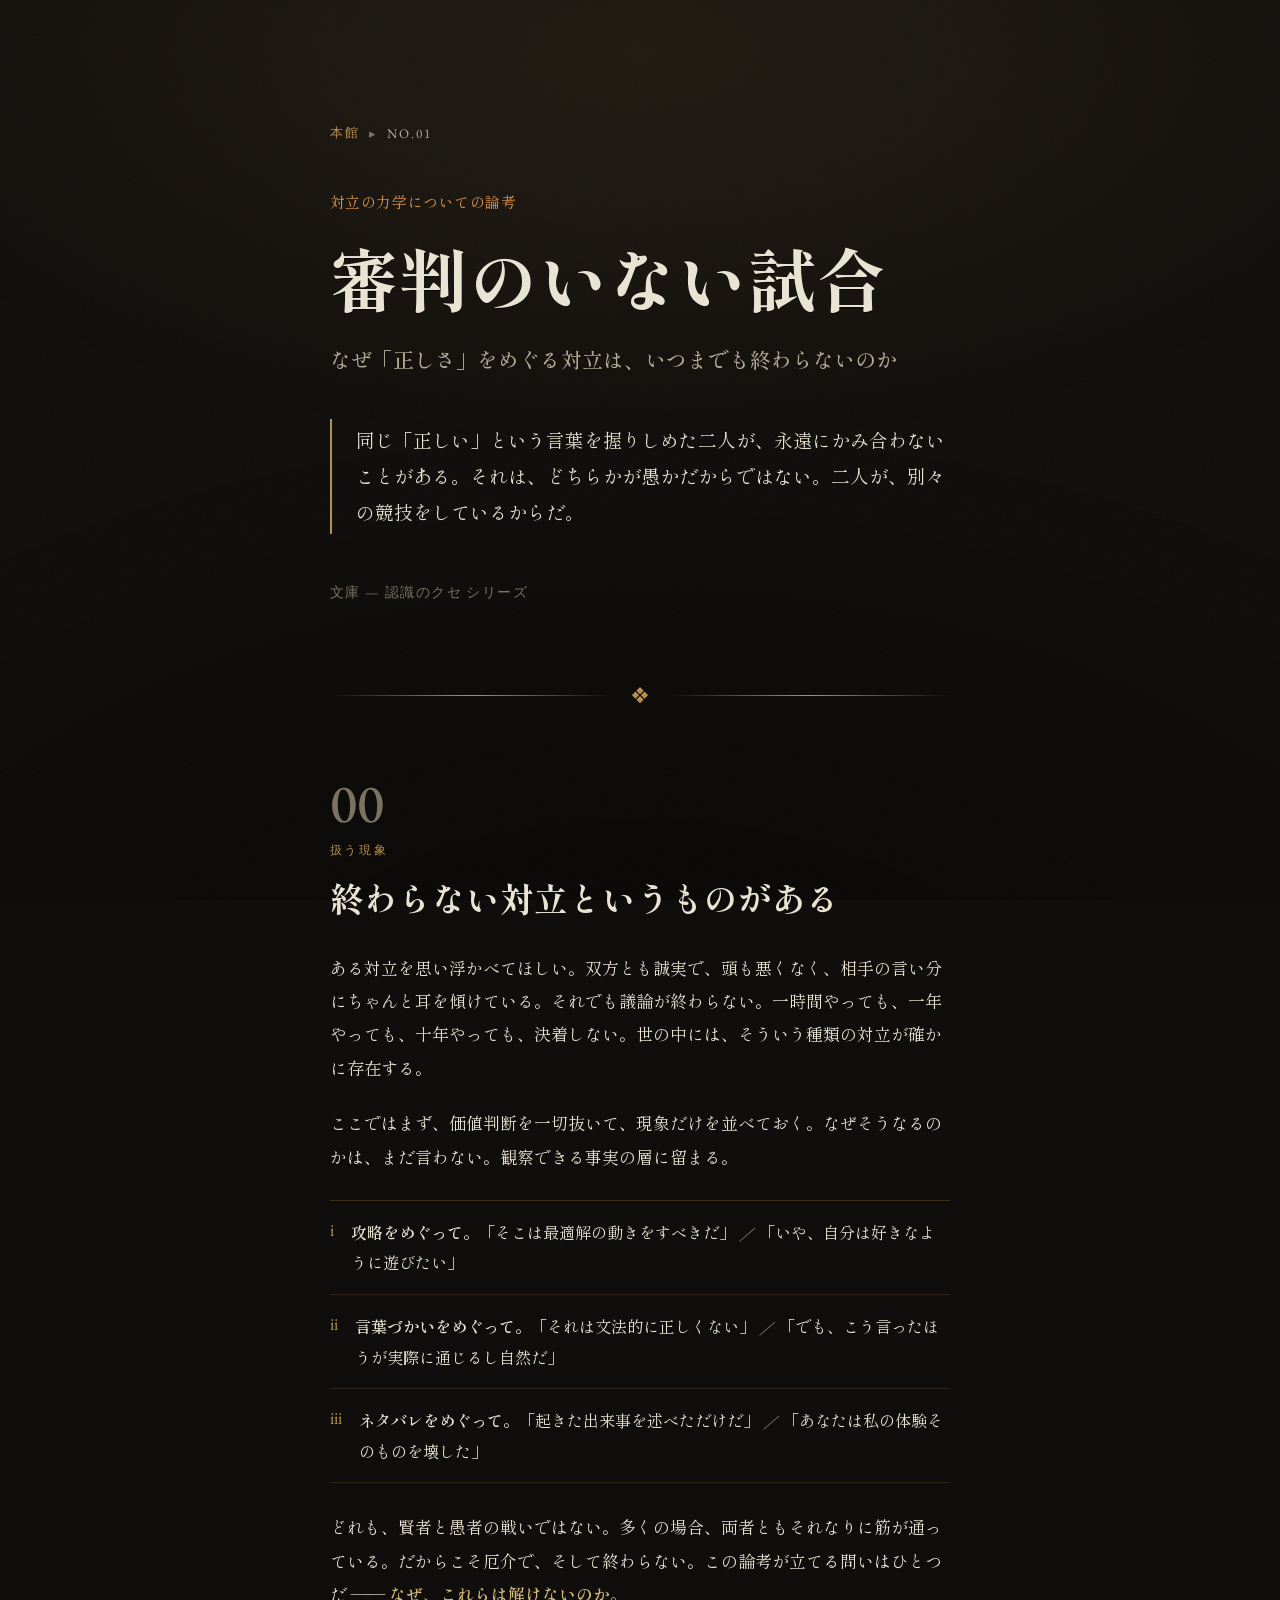
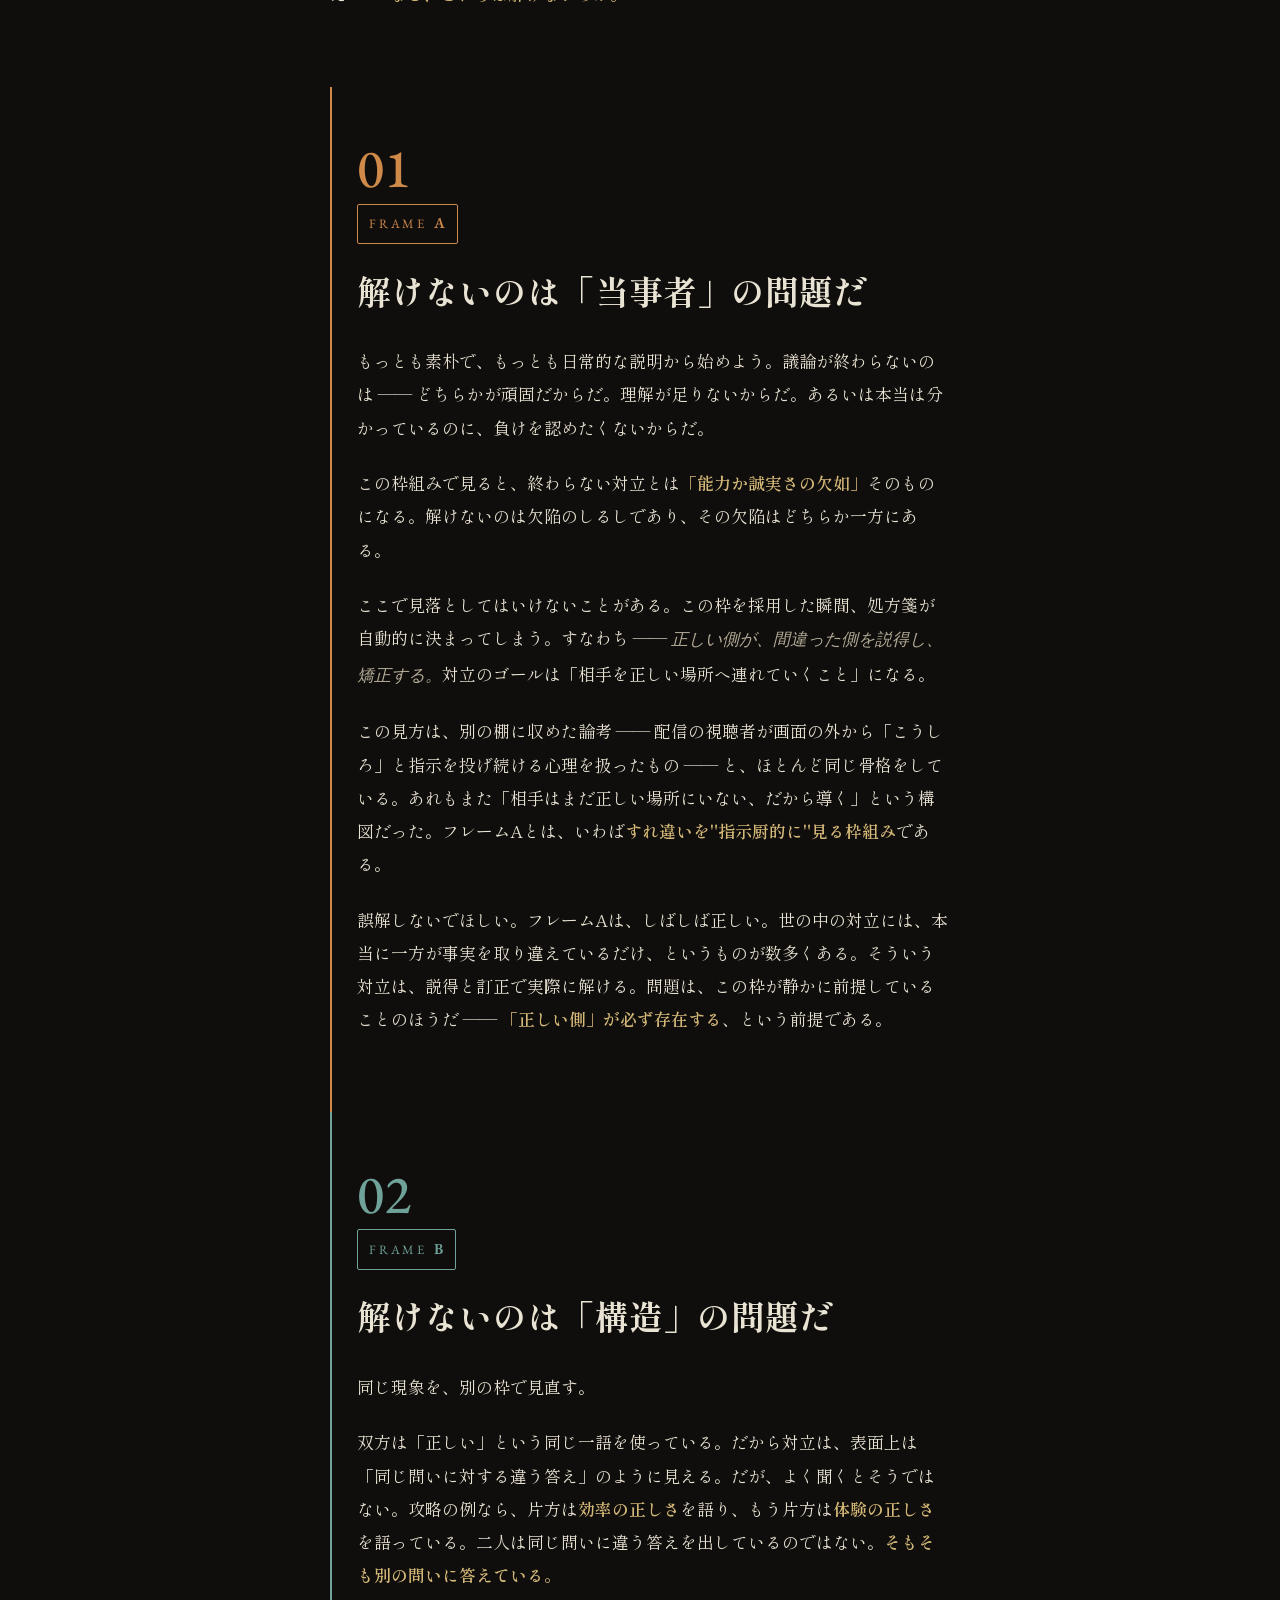
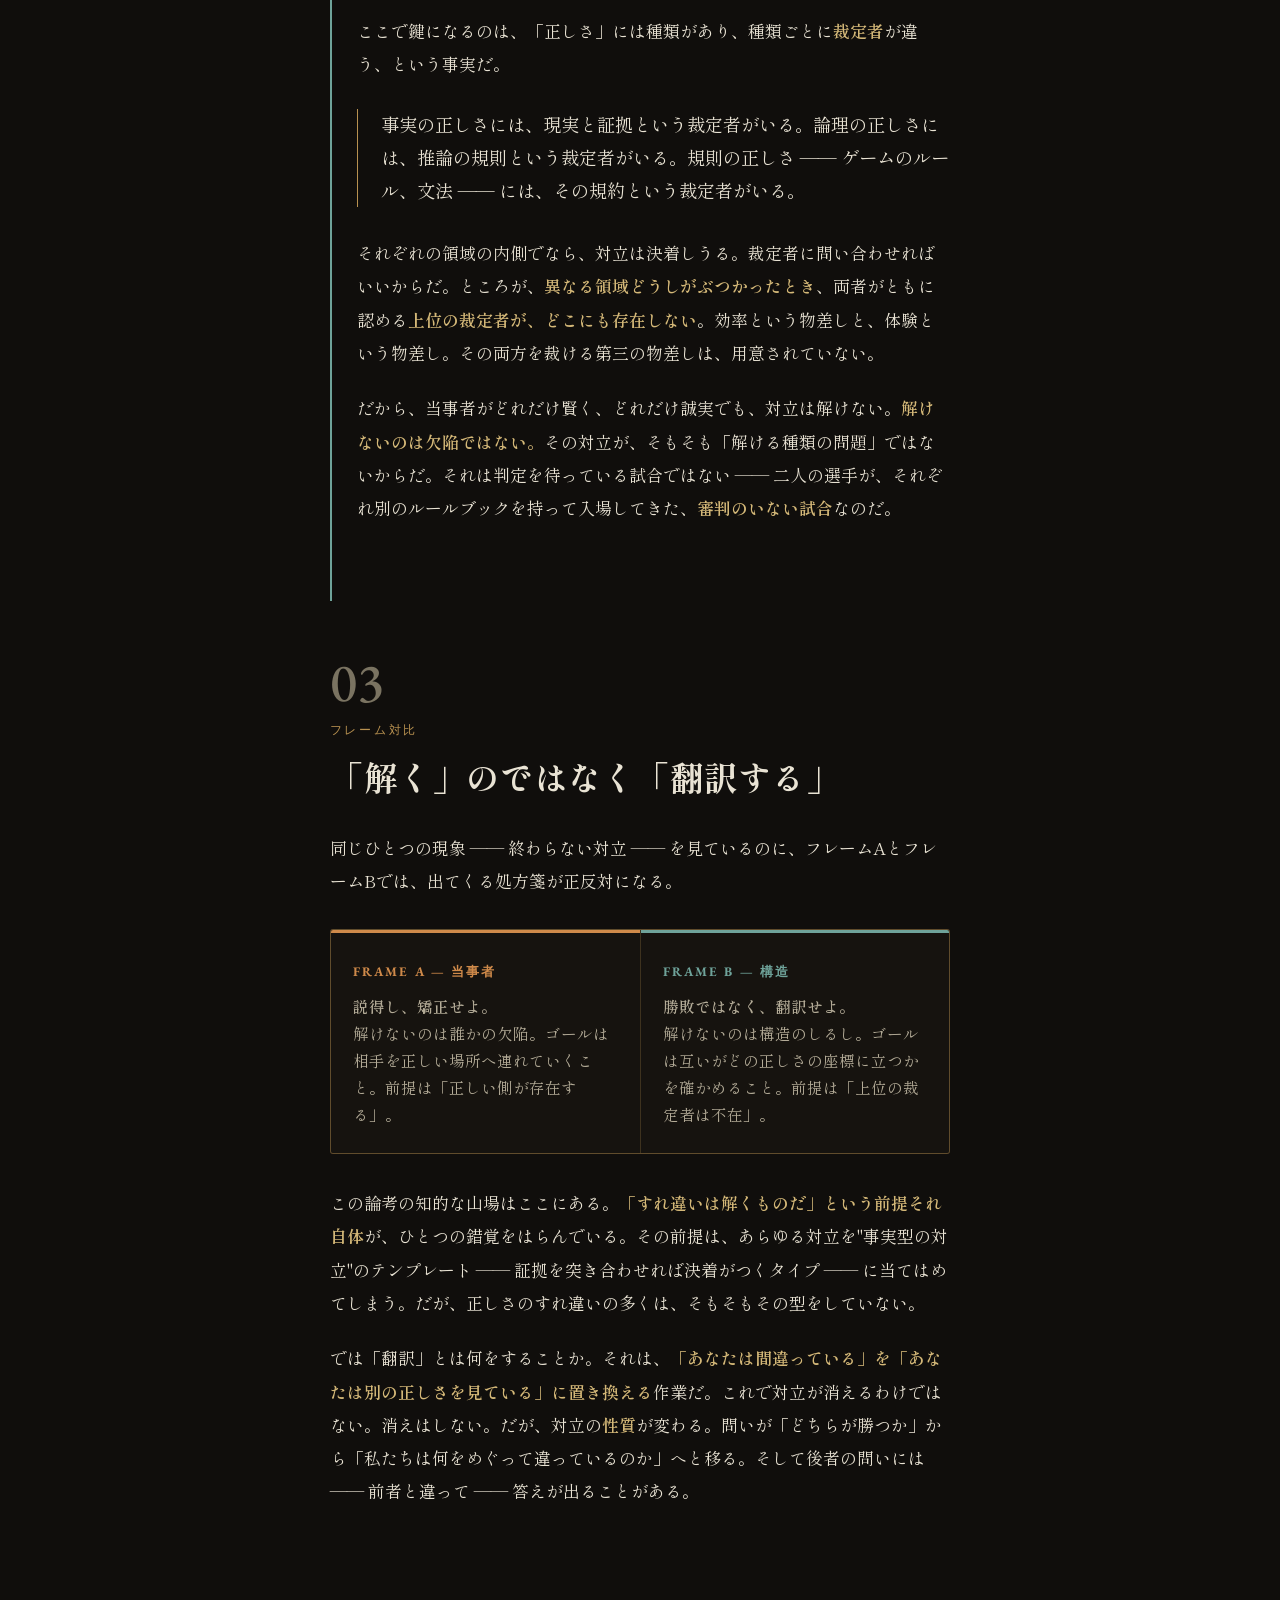
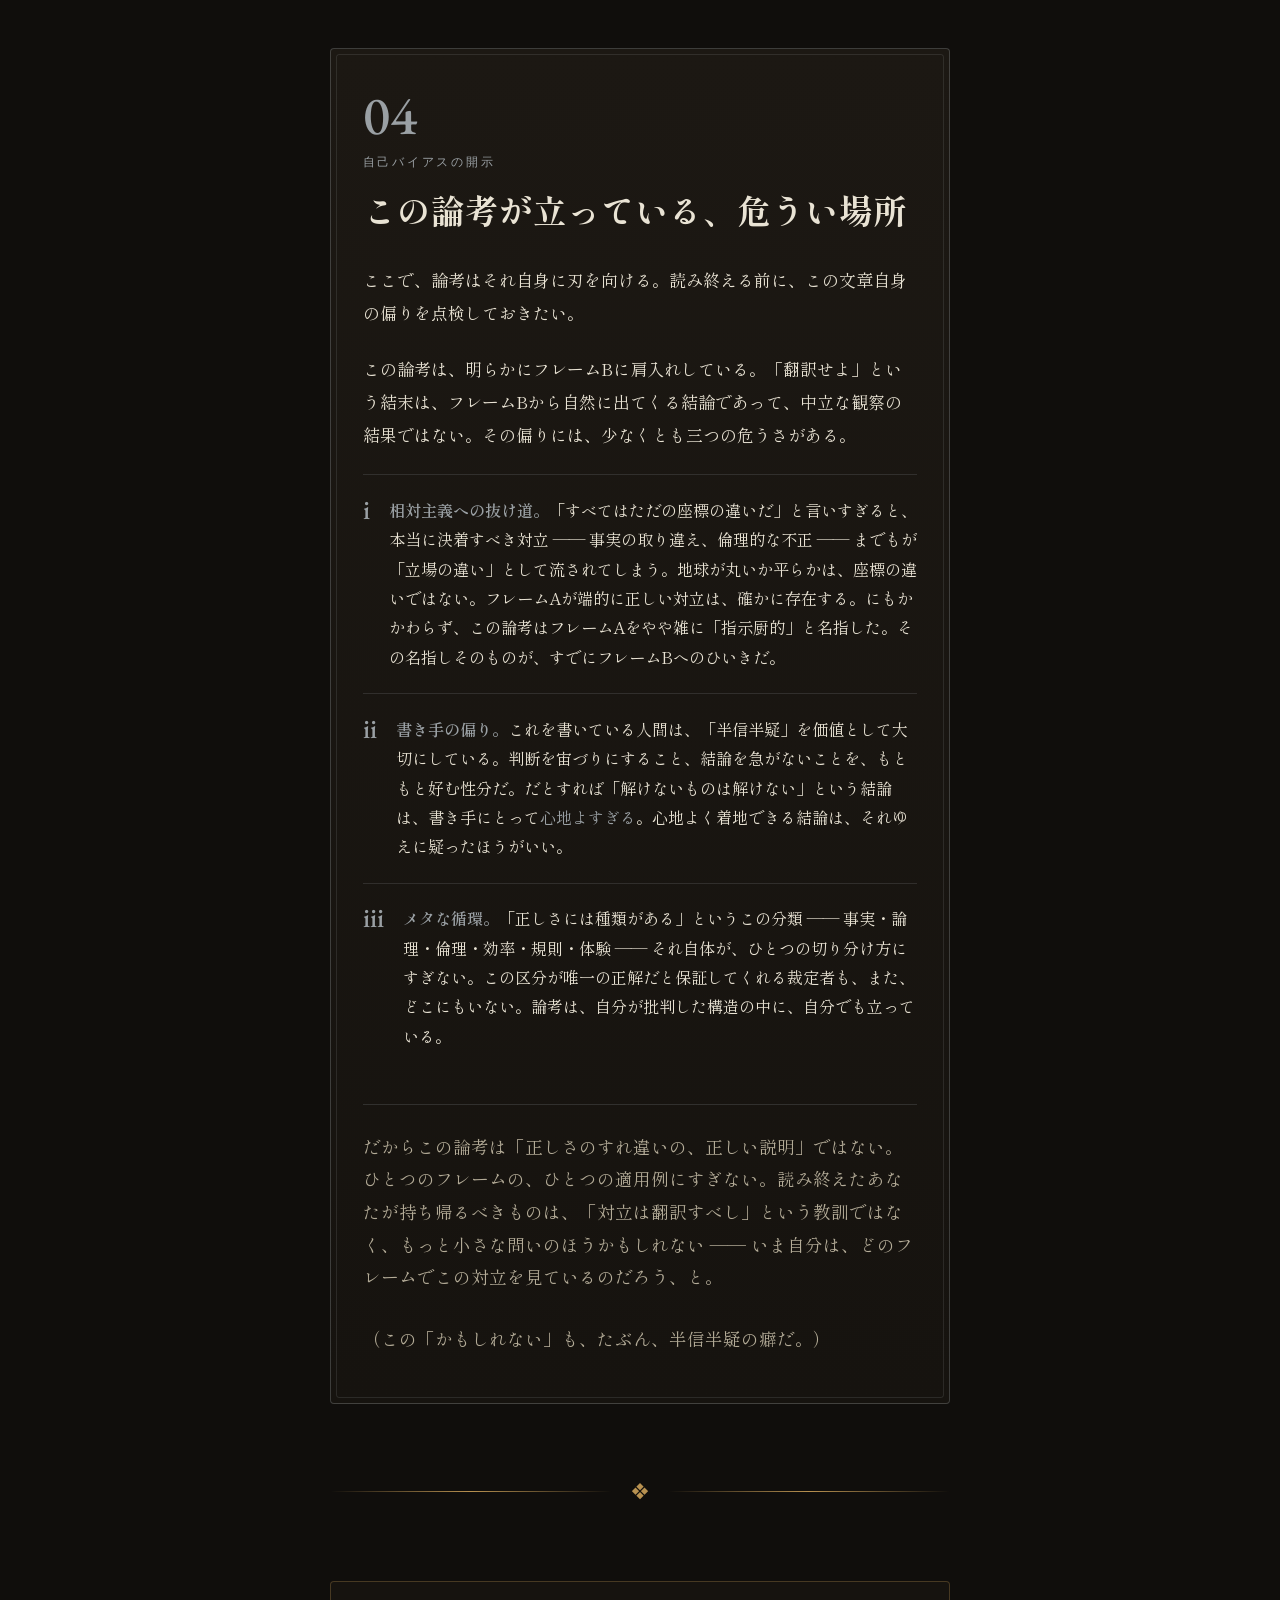
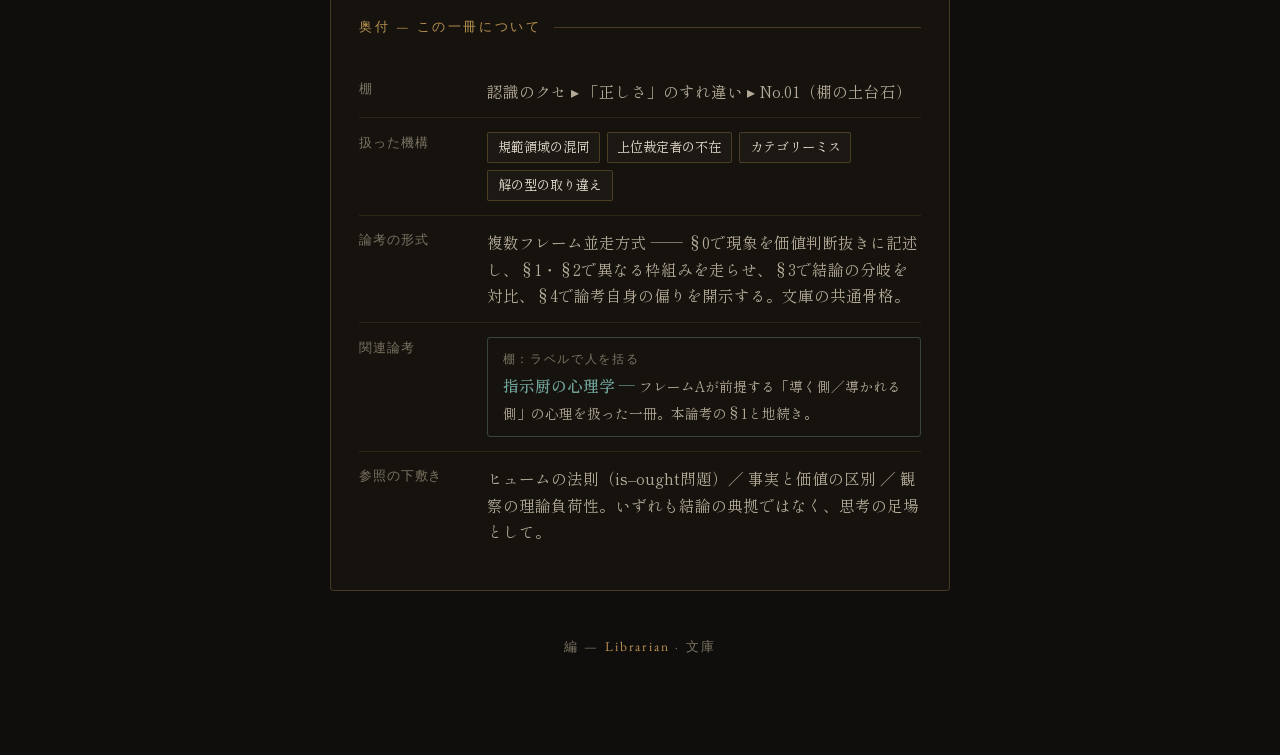
<file: essays/books/shinpan_no_inai_shiai.html>
<!doctype html>
<html lang="ja">
<head>
<meta charset="utf-8">
<meta name="viewport" content="width=device-width, initial-scale=1">
<title>審判のいない試合 ― 正しさのすれ違いはなぜ解けないのか</title>
<link rel="preconnect" href="https://fonts.googleapis.com">
<link rel="preconnect" href="https://fonts.gstatic.com" crossorigin>
<link href="https://fonts.googleapis.com/css2?family=Shippori+Mincho:wght@400;500;600;700;800&family=EB+Garamond:ital,wght@0,400;0,500;0,600;1,400;1,500&display=swap" rel="stylesheet">
<style>
  :root{
    --ink:#100e0c;
    --ink-2:#16130f;
    --ink-3:#1c1813;
    --parchment:#e9e3d4;
    --parchment-dim:#b3ab97;
    --parchment-faint:#7a7361;
    --gold:#b89150;
    --gold-bright:#d4b878;
    --ember:#cf8a4a;       /* Frame A ― 当事者 / 温 */
    --verdigris:#6fa39a;   /* Frame B ― 構造 / 冷 */
    --ash:#9aa0a4;         /* §4 ― 自己精査 / 無彩の光 */
    --measure:42rem;
  }
  *{box-sizing:border-box;margin:0;padding:0;}
  html{scroll-behavior:smooth;}
  body{
    background:var(--ink);
    color:var(--parchment);
    font-family:"Shippori Mincho",serif;
    font-weight:400;
    line-height:1.96;
    -webkit-font-smoothing:antialiased;
    overflow-x:hidden;
  }
  /* candlelit depth + grain */
  body::before{
    content:"";position:fixed;inset:0;pointer-events:none;z-index:0;
    background:radial-gradient(120% 80% at 50% 6%, rgba(184,145,80,.10), rgba(0,0,0,0) 55%),
               radial-gradient(140% 120% at 50% 120%, rgba(0,0,0,.6), rgba(0,0,0,0) 60%);
  }
  body::after{
    content:"";position:fixed;inset:0;pointer-events:none;z-index:1;opacity:.035;
    background-image:url("data:image/svg+xml,%3Csvg xmlns='http://www.w3.org/2000/svg' width='160' height='160'%3E%3Cfilter id='n'%3E%3CfeTurbulence type='fractalNoise' baseFrequency='0.85' numOctaves='3'/%3E%3C/filter%3E%3Crect width='100%25' height='100%25' filter='url(%23n)'/%3E%3C/svg%3E");
  }

  /* reading progress */
  #bar{position:fixed;top:0;left:0;height:2px;width:0;z-index:50;
    background:linear-gradient(90deg,var(--gold),var(--gold-bright));
    box-shadow:0 0 8px rgba(212,184,120,.5);}

  .wrap{position:relative;z-index:2;max-width:var(--measure);margin:0 auto;padding:0 1.6rem;}

  /* ───────── header ───────── */
  header{padding:7.5rem 0 3.5rem;}
  .breadcrumb{
    font-family:"EB Garamond",serif;font-size:.82rem;letter-spacing:.16em;
    text-transform:uppercase;color:var(--gold);margin-bottom:2.6rem;
    display:flex;align-items:center;gap:.55rem;flex-wrap:wrap;
  }
  .breadcrumb .sep{color:var(--parchment-faint);}
  .breadcrumb .here{color:var(--parchment-dim);}
  .breadcrumb a{color:var(--gold);text-decoration:none;border-bottom:1px dotted transparent;transition:border-color .2s;}
  .breadcrumb a:hover{border-bottom-color:var(--gold-bright);}
  .kicker{
    font-size:.92rem;color:var(--ember);letter-spacing:.04em;
    margin-bottom:1.1rem;font-weight:500;
  }
  h1{
    font-size:clamp(2.7rem,8vw,4.3rem);font-weight:800;line-height:1.24;
    letter-spacing:.01em;margin-bottom:1.4rem;
    text-shadow:0 1px 0 rgba(0,0,0,.6);
  }
  .subtitle{
    font-size:clamp(1.05rem,2.6vw,1.3rem);font-weight:500;color:var(--parchment-dim);
    line-height:1.7;margin-bottom:2.6rem;
  }
  .lead{
    font-family:"EB Garamond",serif;font-style:italic;
    font-size:1.18rem;line-height:1.8;color:var(--parchment);
    border-left:2px solid var(--gold);padding:.2rem 0 .2rem 1.5rem;
    margin-bottom:2.8rem;
  }
  .lead .jp{font-family:"Shippori Mincho",serif;font-style:normal;}
  .byline{
    font-family:"EB Garamond",serif;font-size:.9rem;letter-spacing:.1em;
    color:var(--parchment-faint);text-transform:uppercase;
  }

  /* ornamental rule */
  .rule{
    display:flex;align-items:center;justify-content:center;gap:1rem;
    margin:1rem 0 .5rem;color:var(--gold);
  }
  .rule::before,.rule::after{content:"";height:1px;flex:1;
    background:linear-gradient(90deg,transparent,var(--gold),transparent);}
  .rule .mark{font-family:"EB Garamond",serif;font-size:1.1rem;letter-spacing:.3em;
    transform:translateX(.15em);}

  /* ───────── sections ───────── */
  section{padding:3.4rem 0;}
  .sec-head{margin-bottom:1.9rem;}
  .sec-num{
    font-family:"EB Garamond",serif;font-size:3.4rem;font-weight:500;
    line-height:1;color:var(--parchment-faint);display:block;margin-bottom:.5rem;
  }
  .sec-label{
    font-family:"EB Garamond",serif;font-size:.78rem;letter-spacing:.22em;
    text-transform:uppercase;color:var(--gold);display:block;margin-bottom:.7rem;
  }
  h2{font-size:clamp(1.55rem,4.3vw,2.1rem);font-weight:700;line-height:1.4;}

  p{margin-bottom:1.4rem;font-size:1.06rem;}
  p .em{color:var(--gold-bright);font-weight:600;font-style:normal;}
  .small-caps{font-family:"EB Garamond",serif;font-style:italic;color:var(--parchment-dim);}

  /* frame-coded sections */
  .frame{
    border-left:2px solid var(--fc,var(--gold));
    padding-left:1.6rem;
  }
  .frame .sec-num{color:var(--fc);}
  .frame .sec-label{color:var(--fc);}
  .frame-tag{
    display:inline-flex;align-items:baseline;gap:.5rem;
    font-family:"EB Garamond",serif;font-size:.8rem;letter-spacing:.18em;
    text-transform:uppercase;color:var(--fc);
    border:1px solid var(--fc);border-radius:2px;
    padding:.28rem .7rem;margin-bottom:1.4rem;
  }
  .frame-tag b{font-weight:600;font-size:.95rem;letter-spacing:.05em;}
  .frame-a{--fc:var(--ember);}
  .frame-b{--fc:var(--verdigris);}

  blockquote{
    font-family:"EB Garamond",serif;font-style:italic;
    font-size:1.14rem;line-height:1.74;color:var(--parchment);
    margin:1.8rem 0;padding-left:1.4rem;border-left:1px solid var(--gold);
  }
  blockquote .jp{font-family:"Shippori Mincho",serif;font-style:normal;}

  /* example list (§0) */
  .specimens{
    margin:1.7rem 0;border-top:1px solid rgba(184,145,80,.25);
  }
  .specimen{
    display:grid;grid-template-columns:auto 1fr;gap:1.1rem;
    padding:1.05rem 0;border-bottom:1px solid rgba(184,145,80,.18);
    align-items:start;
  }
  .specimen .idx{
    font-family:"EB Garamond",serif;font-size:1.1rem;color:var(--gold);
    line-height:1.4;
  }
  .specimen .body{font-size:1.01rem;line-height:1.78;}
  .specimen .body b{color:var(--parchment);font-weight:600;}
  .specimen .vs{color:var(--parchment-faint);font-style:italic;
    font-family:"EB Garamond",serif;padding:0 .25rem;}

  /* §3 contrast columns */
  .contrast{
    display:grid;grid-template-columns:1fr 1fr;gap:1px;
    background:rgba(184,145,80,.28);
    border:1px solid rgba(184,145,80,.28);border-radius:3px;
    margin:2rem 0;overflow:hidden;
  }
  .contrast .col{background:var(--ink-2);padding:1.6rem 1.4rem;}
  .contrast .col.a{border-top:3px solid var(--ember);}
  .contrast .col.b{border-top:3px solid var(--verdigris);}
  .contrast h3{
    font-family:"EB Garamond",serif;font-size:.82rem;letter-spacing:.16em;
    text-transform:uppercase;margin-bottom:.5rem;
  }
  .contrast .col.a h3{color:var(--ember);}
  .contrast .col.b h3{color:var(--verdigris);}
  .contrast .verdict{font-weight:600;font-size:1.08rem;margin-bottom:.7rem;line-height:1.5;}
  .contrast .col p{font-size:.97rem;line-height:1.74;margin-bottom:0;color:var(--parchment-dim);}

  /* §4 self-scrutiny panel */
  .scrutiny{
    background:linear-gradient(180deg,var(--ink-3),var(--ink-2));
    border:1px solid rgba(154,160,164,.3);
    border-radius:4px;padding:2.4rem 2rem 1.6rem;margin-top:.6rem;
    position:relative;
  }
  .scrutiny::before{
    content:"";position:absolute;inset:5px;border:1px solid rgba(154,160,164,.16);
    border-radius:3px;pointer-events:none;
  }
  .scrutiny .sec-num,.scrutiny .sec-label{color:var(--ash);}
  .scrutiny h2{color:var(--parchment);}
  .doubt{
    display:grid;grid-template-columns:auto 1fr;gap:1.2rem;
    padding:1.3rem 0;border-top:1px solid rgba(154,160,164,.18);
  }
  .doubt:first-of-type{border-top:1px solid rgba(154,160,164,.3);margin-top:1.6rem;}
  .doubt .n{
    font-family:"EB Garamond",serif;font-size:1.7rem;color:var(--ash);
    line-height:1;font-weight:500;
  }
  .doubt .t{font-size:1.01rem;line-height:1.82;}
  .doubt .t b{color:var(--ash);font-weight:600;}

  .closing{
    font-family:"EB Garamond",serif;font-style:italic;font-size:1.1rem;
    line-height:1.8;color:var(--parchment-dim);margin-top:2rem;
    padding-top:1.6rem;border-top:1px solid rgba(154,160,164,.2);
  }
  .closing .jp{font-family:"Shippori Mincho",serif;font-style:normal;}

  /* ───────── footer / colophon ───────── */
  footer{padding:4rem 0 6rem;}
  .colophon{
    border:1px solid rgba(184,145,80,.3);border-radius:4px;
    background:var(--ink-2);padding:2rem 1.8rem;
  }
  .colophon .ctitle{
    font-family:"EB Garamond",serif;font-size:.82rem;letter-spacing:.2em;
    text-transform:uppercase;color:var(--gold);margin-bottom:1.5rem;
    display:flex;align-items:center;gap:.8rem;
  }
  .colophon .ctitle::after{content:"";flex:1;height:1px;background:rgba(184,145,80,.3);}
  .meta-row{
    display:grid;grid-template-columns:7rem 1fr;gap:1rem;
    padding:.85rem 0;border-bottom:1px solid rgba(184,145,80,.14);
    align-items:start;
  }
  .meta-row:last-of-type{border-bottom:none;}
  .meta-row .k{
    font-family:"EB Garamond",serif;font-size:.82rem;letter-spacing:.06em;
    color:var(--parchment-faint);text-transform:uppercase;line-height:1.7;
  }
  .meta-row .v{font-size:.97rem;line-height:1.7;color:var(--parchment-dim);}
  .tags{display:flex;flex-wrap:wrap;gap:.45rem;}
  .tag{
    font-size:.83rem;color:var(--parchment);background:var(--ink-3);
    border:1px solid rgba(184,145,80,.3);border-radius:2px;padding:.2rem .6rem;
  }
  .related{
    display:block;color:var(--verdigris);text-decoration:none;
    border:1px solid rgba(111,163,154,.35);border-radius:3px;
    padding:.7rem .9rem;transition:background .2s,border-color .2s;
  }
  .related:hover{background:rgba(111,163,154,.08);border-color:var(--verdigris);}
  .related .rk{
    font-family:"EB Garamond",serif;font-size:.74rem;letter-spacing:.14em;
    text-transform:uppercase;color:var(--parchment-faint);display:block;margin-bottom:.2rem;
  }
  .related .rt{font-weight:600;}
  .related .rd{font-size:.86rem;color:var(--parchment-dim);}
  .sig{
    text-align:center;margin-top:2.6rem;
    font-family:"EB Garamond",serif;font-size:.84rem;letter-spacing:.16em;
    color:var(--parchment-faint);
  }
  .sig .lib{color:var(--gold);}

  /* reveal animation */
  .reveal{opacity:0;transform:translateY(22px);
    transition:opacity .8s ease,transform .8s ease;}
  .reveal.in{opacity:1;transform:none;}

  @media(max-width:560px){
    header{padding:5rem 0 2.5rem;}
    .contrast{grid-template-columns:1fr;}
    .meta-row{grid-template-columns:1fr;gap:.3rem;}
    .sec-num{font-size:2.8rem;}
  }
</style>
</head>
<body>
<div id="bar"></div>

<div class="wrap">

  <header>
    <div class="breadcrumb reveal">
      <a href="../../index.html">本館</a><span class="sep">&#9656;</span>
      <span class="here">No.01</span>
    </div>
    <div class="kicker reveal">対立の力学についての論考</div>
    <h1 class="reveal">審判のいない試合</h1>
    <p class="subtitle reveal">なぜ「正しさ」をめぐる対立は、いつまでも終わらないのか</p>
    <p class="lead reveal"><span class="jp">同じ「正しい」という言葉を握りしめた二人が、永遠にかみ合わないことがある。それは、どちらかが愚かだからではない。二人が、別々の競技をしているからだ。</span></p>
    <div class="byline reveal">文庫 &mdash; 認識のクセ シリーズ</div>
  </header>

  <div class="rule reveal"><span class="mark">&#10070;</span></div>

  <!-- ───────── §0 ───────── -->
  <section class="reveal">
    <div class="sec-head">
      <span class="sec-num">00</span>
      <span class="sec-label">扱う現象</span>
      <h2>終わらない対立というものがある</h2>
    </div>
    <p>ある対立を思い浮かべてほしい。双方とも誠実で、頭も悪くなく、相手の言い分にちゃんと耳を傾けている。それでも議論が終わらない。一時間やっても、一年やっても、十年やっても、決着しない。世の中には、そういう種類の対立が確かに存在する。</p>
    <p>ここではまず、価値判断を一切抜いて、現象だけを並べておく。なぜそうなるのかは、まだ言わない。観察できる事実の層に留まる。</p>
    <div class="specimens">
      <div class="specimen">
        <span class="idx">i</span>
        <span class="body"><b>攻略をめぐって。</b>「そこは最適解の動きをすべきだ」<span class="vs">／</span>「いや、自分は好きなように遊びたい」</span>
      </div>
      <div class="specimen">
        <span class="idx">ii</span>
        <span class="body"><b>言葉づかいをめぐって。</b>「それは文法的に正しくない」<span class="vs">／</span>「でも、こう言ったほうが実際に通じるし自然だ」</span>
      </div>
      <div class="specimen">
        <span class="idx">iii</span>
        <span class="body"><b>ネタバレをめぐって。</b>「起きた出来事を述べただけだ」<span class="vs">／</span>「あなたは私の体験そのものを壊した」</span>
      </div>
    </div>
    <p>どれも、賢者と愚者の戦いではない。多くの場合、両者ともそれなりに筋が通っている。だからこそ厄介で、そして終わらない。この論考が立てる問いはひとつだ ―― <span class="em">なぜ、これらは解けないのか。</span></p>
  </section>

  <!-- ───────── §1 Frame A ───────── -->
  <section class="frame frame-a reveal">
    <div class="sec-head">
      <span class="sec-num">01</span>
      <span class="frame-tag"><span>Frame</span><b>A</b></span>
      <h2>解けないのは「当事者」の問題だ</h2>
    </div>
    <p>もっとも素朴で、もっとも日常的な説明から始めよう。議論が終わらないのは ―― どちらかが頑固だからだ。理解が足りないからだ。あるいは本当は分かっているのに、負けを認めたくないからだ。</p>
    <p>この枠組みで見ると、終わらない対立とは<span class="em">「能力か誠実さの欠如」</span>そのものになる。解けないのは欠陥のしるしであり、その欠陥はどちらか一方にある。</p>
    <p>ここで見落としてはいけないことがある。この枠を採用した瞬間、処方箋が自動的に決まってしまう。すなわち ―― <span class="small-caps">正しい側が、間違った側を説得し、矯正する。</span>対立のゴールは「相手を正しい場所へ連れていくこと」になる。</p>
    <p>この見方は、別の棚に収めた論考 ―― 配信の視聴者が画面の外から「こうしろ」と指示を投げ続ける心理を扱ったもの ―― と、ほとんど同じ骨格をしている。あれもまた「相手はまだ正しい場所にいない、だから導く」という構図だった。フレームAとは、いわば<span class="em">すれ違いを"指示厨的に"見る枠組み</span>である。</p>
    <p>誤解しないでほしい。フレームAは、しばしば正しい。世の中の対立には、本当に一方が事実を取り違えているだけ、というものが数多くある。そういう対立は、説得と訂正で実際に解ける。問題は、この枠が静かに前提していることのほうだ ―― <span class="em">「正しい側」が必ず存在する</span>、という前提である。</p>
  </section>

  <!-- ───────── §2 Frame B ───────── -->
  <section class="frame frame-b reveal">
    <div class="sec-head">
      <span class="sec-num">02</span>
      <span class="frame-tag"><span>Frame</span><b>B</b></span>
      <h2>解けないのは「構造」の問題だ</h2>
    </div>
    <p>同じ現象を、別の枠で見直す。</p>
    <p>双方は「正しい」という同じ一語を使っている。だから対立は、表面上は「同じ問いに対する違う答え」のように見える。だが、よく聞くとそうではない。攻略の例なら、片方は<span class="em">効率の正しさ</span>を語り、もう片方は<span class="em">体験の正しさ</span>を語っている。二人は同じ問いに違う答えを出しているのではない。<span class="em">そもそも別の問いに答えている。</span></p>
    <p>ここで鍵になるのは、「正しさ」には種類があり、種類ごとに<span class="em">裁定者</span>が違う、という事実だ。</p>
    <blockquote><span class="jp">事実の正しさには、現実と証拠という裁定者がいる。論理の正しさには、推論の規則という裁定者がいる。規則の正しさ ―― ゲームのルール、文法 ―― には、その規約という裁定者がいる。</span></blockquote>
    <p>それぞれの領域の内側でなら、対立は決着しうる。裁定者に問い合わせればいいからだ。ところが、<span class="em">異なる領域どうしがぶつかったとき</span>、両者がともに認める<span class="em">上位の裁定者が、どこにも存在しない</span>。効率という物差しと、体験という物差し。その両方を裁ける第三の物差しは、用意されていない。</p>
    <p>だから、当事者がどれだけ賢く、どれだけ誠実でも、対立は解けない。<span class="em">解けないのは欠陥ではない。</span>その対立が、そもそも「解ける種類の問題」ではないからだ。それは判定を待っている試合ではない ―― 二人の選手が、それぞれ別のルールブックを持って入場してきた、<span class="em">審判のいない試合</span>なのだ。</p>
  </section>

  <!-- ───────── §3 Contrast ───────── -->
  <section class="reveal">
    <div class="sec-head">
      <span class="sec-num">03</span>
      <span class="sec-label">フレーム対比</span>
      <h2>「解く」のではなく「翻訳する」</h2>
    </div>
    <p>同じひとつの現象 ―― 終わらない対立 ―― を見ているのに、フレームAとフレームBでは、出てくる処方箋が正反対になる。</p>
    <div class="contrast">
      <div class="col a">
        <h3>Frame A &mdash; 当事者</h3>
        <p class="verdict">説得し、矯正せよ。</p>
        <p>解けないのは誰かの欠陥。ゴールは相手を正しい場所へ連れていくこと。前提は「正しい側が存在する」。</p>
      </div>
      <div class="col b">
        <h3>Frame B &mdash; 構造</h3>
        <p class="verdict">勝敗ではなく、翻訳せよ。</p>
        <p>解けないのは構造のしるし。ゴールは互いがどの正しさの座標に立つかを確かめること。前提は「上位の裁定者は不在」。</p>
      </div>
    </div>
    <p>この論考の知的な山場はここにある。<span class="em">「すれ違いは解くものだ」という前提それ自体</span>が、ひとつの錯覚をはらんでいる。その前提は、あらゆる対立を"事実型の対立"のテンプレート ―― 証拠を突き合わせれば決着がつくタイプ ―― に当てはめてしまう。だが、正しさのすれ違いの多くは、そもそもその型をしていない。</p>
    <p>では「翻訳」とは何をすることか。それは、<span class="em">「あなたは間違っている」を「あなたは別の正しさを見ている」に置き換える</span>作業だ。これで対立が消えるわけではない。消えはしない。だが、対立の<span class="em">性質</span>が変わる。問いが「どちらが勝つか」から「私たちは何をめぐって違っているのか」へと移る。そして後者の問いには ―― 前者と違って ―― 答えが出ることがある。</p>
  </section>

  <!-- ───────── §4 Self-scrutiny ───────── -->
  <section class="reveal">
    <div class="scrutiny">
      <div class="sec-head">
        <span class="sec-num">04</span>
        <span class="sec-label">自己バイアスの開示</span>
        <h2>この論考が立っている、危うい場所</h2>
      </div>
      <p>ここで、論考はそれ自身に刃を向ける。読み終える前に、この文章自身の偏りを点検しておきたい。</p>
      <p>この論考は、明らかにフレームBに肩入れしている。「翻訳せよ」という結末は、フレームBから自然に出てくる結論であって、中立な観察の結果ではない。その偏りには、少なくとも三つの危うさがある。</p>

      <div class="doubt">
        <span class="n">i</span>
        <span class="t"><b>相対主義への抜け道。</b>「すべてはただの座標の違いだ」と言いすぎると、本当に決着すべき対立 ―― 事実の取り違え、倫理的な不正 ―― までもが「立場の違い」として流されてしまう。地球が丸いか平らかは、座標の違いではない。フレームAが端的に正しい対立は、確かに存在する。にもかかわらず、この論考はフレームAをやや雑に「指示厨的」と名指した。その名指しそのものが、すでにフレームBへのひいきだ。</span>
      </div>
      <div class="doubt">
        <span class="n">ii</span>
        <span class="t"><b>書き手の偏り。</b>これを書いている人間は、「半信半疑」を価値として大切にしている。判断を宙づりにすること、結論を急がないことを、もともと好む性分だ。だとすれば「解けないものは解けない」という結論は、書き手にとって<span class="em" style="color:var(--ash)">心地よすぎる</span>。心地よく着地できる結論は、それゆえに疑ったほうがいい。</span>
      </div>
      <div class="doubt">
        <span class="n">iii</span>
        <span class="t"><b>メタな循環。</b>「正しさには種類がある」というこの分類 ―― 事実・論理・倫理・効率・規則・体験 ―― それ自体が、ひとつの切り分け方にすぎない。この区分が唯一の正解だと保証してくれる裁定者も、また、どこにもいない。論考は、自分が批判した構造の中に、自分でも立っている。</span>
      </div>

      <p class="closing"><span class="jp">だからこの論考は「正しさのすれ違いの、正しい説明」ではない。ひとつのフレームの、ひとつの適用例にすぎない。読み終えたあなたが持ち帰るべきものは、「対立は翻訳すべし」という教訓ではなく、もっと小さな問いのほうかもしれない ―― いま自分は、どのフレームでこの対立を見ているのだろう、と。</span></p>
      <p class="closing" style="border-top:none;padding-top:.4rem;margin-top:.2rem;"><span class="jp">（この「かもしれない」も、たぶん、半信半疑の癖だ。）</span></p>
    </div>
  </section>

  <div class="rule reveal"><span class="mark">&#10070;</span></div>

  <!-- ───────── colophon ───────── -->
  <footer class="reveal">
    <div class="colophon">
      <div class="ctitle">奥付 &mdash; この一冊について</div>

      <div class="meta-row">
        <div class="k">棚</div>
        <div class="v">認識のクセ &#9656; 「正しさ」のすれ違い &#9656; No.01（棚の土台石）</div>
      </div>
      <div class="meta-row">
        <div class="k">扱った機構</div>
        <div class="v"><div class="tags">
          <span class="tag">規範領域の混同</span>
          <span class="tag">上位裁定者の不在</span>
          <span class="tag">カテゴリーミス</span>
          <span class="tag">解の型の取り違え</span>
        </div></div>
      </div>
      <div class="meta-row">
        <div class="k">論考の形式</div>
        <div class="v">複数フレーム並走方式 ―― §0で現象を価値判断抜きに記述し、§1・§2で異なる枠組みを走らせ、§3で結論の分岐を対比、§4で論考自身の偏りを開示する。文庫の共通骨格。</div>
      </div>
      <div class="meta-row">
        <div class="k">関連論考</div>
        <div class="v">
          <a class="related" href="./shijichu_psychology.html">
            <span class="rk">棚：ラベルで人を括る</span>
            <span class="rt">指示厨の心理学</span> &mdash;
            <span class="rd">フレームAが前提する「導く側／導かれる側」の心理を扱った一冊。本論考の§1と地続き。</span>
          </a>
        </div>
      </div>
      <div class="meta-row">
        <div class="k">参照の下敷き</div>
        <div class="v">ヒュームの法則（is&ndash;ought問題）／ 事実と価値の区別 ／ 観察の理論負荷性。いずれも結論の典拠ではなく、思考の足場として。</div>
      </div>
    </div>
    <div class="sig">編 &mdash; <span class="lib">Librarian</span> &middot; 文庫</div>
  </footer>

</div>

<script>
  // reading progress
  const bar=document.getElementById('bar');
  const onScroll=()=>{
    const h=document.documentElement;
    const max=h.scrollHeight-h.clientHeight;
    bar.style.width=(max>0?(h.scrollTop/max*100):0)+'%';
  };
  document.addEventListener('scroll',onScroll,{passive:true});
  onScroll();

  // staggered reveal
  const io=new IntersectionObserver((entries)=>{
    entries.forEach(e=>{
      if(e.isIntersecting){e.target.classList.add('in');io.unobserve(e.target);}
    });
  },{threshold:.12});
  document.querySelectorAll('.reveal').forEach((el,i)=>{
    el.style.transitionDelay=Math.min(i*60,240)+'ms';
    io.observe(el);
  });
</script>
</body>
</html>
</file>
<file: assets/lobby.css>
/* =====================================================================
   文庫 ― ロビー・棚共通スタイル
   ロウソク照明の暗背景に金の罫。論考本体は各自の CSS を保持するため
   ここはあくまで「書架の通路」のためのスタイル。
   ===================================================================== */

:root {
  --ink:           #100e0c;
  --ink-2:         #16130f;
  --ink-3:         #1c1813;
  --ink-card:      #1a1611;
  --parchment:     #e9e3d4;
  --parchment-dim: #b3ab97;
  --parchment-faint: #7a7361;
  --gold:          #b89150;
  --gold-bright:   #d4b878;
  --gold-faint:    rgba(184, 145, 80, 0.25);
  --ember:         #cf8a4a;
  --verdigris:     #6fa39a;
  --ash:           #9aa0a4;
  --measure:       64rem;
}

* { box-sizing: border-box; margin: 0; padding: 0; }
html { scroll-behavior: smooth; }

body {
  background: var(--ink);
  color: var(--parchment);
  font-family: "Shippori Mincho", "Noto Serif JP", serif;
  font-weight: 400;
  line-height: 1.9;
  -webkit-font-smoothing: antialiased;
  overflow-x: hidden;
  min-height: 100vh;
}

/* candlelit depth + paper grain */
body::before {
  content: "";
  position: fixed;
  inset: 0;
  pointer-events: none;
  z-index: 0;
  background:
    radial-gradient(120% 80% at 50% 6%, rgba(184,145,80,.10), rgba(0,0,0,0) 55%),
    radial-gradient(140% 120% at 50% 120%, rgba(0,0,0,.6), rgba(0,0,0,0) 60%);
}
body::after {
  content: "";
  position: fixed;
  inset: 0;
  pointer-events: none;
  z-index: 1;
  opacity: .035;
  background-image: url("data:image/svg+xml,%3Csvg xmlns='http://www.w3.org/2000/svg' width='160' height='160'%3E%3Cfilter id='n'%3E%3CfeTurbulence type='fractalNoise' baseFrequency='0.85' numOctaves='3'/%3E%3C/filter%3E%3Crect width='100%25' height='100%25' filter='url(%23n)'/%3E%3C/svg%3E");
}

.wrap {
  position: relative;
  z-index: 2;
  max-width: var(--measure);
  margin: 0 auto;
  padding: 0 1.8rem;
}

/* ====== Header ====== */
header.site {
  padding: 6.5rem 0 3.2rem;
  text-align: center;
}

.breadcrumb {
  font-family: "EB Garamond", serif;
  font-size: .82rem;
  letter-spacing: .18em;
  text-transform: uppercase;
  color: var(--gold);
  margin-bottom: 2.4rem;
  display: flex;
  align-items: center;
  justify-content: center;
  gap: .6rem;
  flex-wrap: wrap;
}
.breadcrumb a {
  color: var(--gold);
  text-decoration: none;
  border-bottom: 1px dotted transparent;
  transition: border-color .2s;
}
.breadcrumb a:hover { border-bottom-color: var(--gold-bright); }
.breadcrumb .sep { color: var(--parchment-faint); }
.breadcrumb .here { color: var(--parchment-dim); }

.kicker {
  font-family: "EB Garamond", serif;
  font-style: italic;
  font-size: .95rem;
  letter-spacing: .08em;
  color: var(--ember);
  margin-bottom: 1.1rem;
}

h1.site-title {
  font-size: clamp(2.6rem, 7vw, 4.2rem);
  font-weight: 800;
  line-height: 1.24;
  letter-spacing: .02em;
  margin-bottom: 1.2rem;
  text-shadow: 0 1px 0 rgba(0,0,0,.6);
}

.tagline {
  font-size: clamp(1rem, 2.2vw, 1.15rem);
  color: var(--parchment-dim);
  line-height: 1.85;
  max-width: 36rem;
  margin: 0 auto 1.8rem;
}

.rule {
  display: flex;
  align-items: center;
  justify-content: center;
  gap: 1rem;
  margin: 1rem auto 3rem;
  max-width: 36rem;
  color: var(--gold);
}
.rule::before,
.rule::after {
  content: "";
  height: 1px;
  flex: 1;
  background: linear-gradient(90deg, transparent, var(--gold), transparent);
}
.rule .mark {
  font-family: "EB Garamond", serif;
  font-size: 1.1rem;
  letter-spacing: .3em;
}

/* 強調（断罪語ではなく、視線を留めるための語） */
.accent { color: var(--gold-bright); font-style: normal; }
.accent-em { color: var(--ember); font-style: normal; }
.muted-strong { color: var(--parchment); font-weight: 700; }

/* ====== Section blocks ====== */
section.block { padding: 2.6rem 0; }
section.block + section.block { border-top: 1px solid var(--gold-faint); }

.block-head {
  margin-bottom: 2rem;
  display: flex;
  align-items: baseline;
  gap: 1.2rem;
  flex-wrap: wrap;
}
.block-head .num {
  font-family: "EB Garamond", serif;
  font-size: 1.8rem;
  font-weight: 500;
  color: var(--gold);
  line-height: 1;
}
.block-head h2 {
  font-size: clamp(1.5rem, 3.6vw, 2rem);
  font-weight: 700;
  line-height: 1.4;
}
.block-head .lede {
  width: 100%;
  font-size: 1rem;
  color: var(--parchment-dim);
  line-height: 1.85;
  margin-top: .4rem;
}

/* ====== Shelf cards (lobby) ―― 書架として見せる ====== */
.shelves {
  display: flex;
  flex-direction: column;
  gap: 1.4rem;
  margin: 1rem auto 3rem;
  max-width: 42rem;
}
.shelf-card {
  display: block;
  background: linear-gradient(180deg, var(--ink-card), var(--ink-3));
  border: 1px solid var(--gold-faint);
  border-radius: 3px;
  padding: 0;
  color: inherit;
  position: relative;
  overflow: hidden;
  transition: border-color .3s, box-shadow .3s;
}
.shelf-card::before {
  /* 上方からの灯り（ホバー時に灯る） */
  content: "";
  position: absolute;
  inset: 0;
  background: radial-gradient(70% 60% at 50% 0%, rgba(212,184,120,.10), transparent 70%);
  opacity: 0;
  transition: opacity .4s;
  pointer-events: none;
  z-index: 0;
}
.shelf-card:hover { border-color: var(--gold); }
.shelf-card:hover::before { opacity: 1; }
.shelf-card[aria-expanded="true"] {
  border-color: var(--gold);
  box-shadow: 0 10px 30px rgba(0,0,0,.5);
}
.shelf-card[aria-expanded="true"]::before { opacity: .8; }

/* clickable head: 全領域がタップ対象 */
.shelf-head {
  display: block;
  width: 100%;
  background: transparent;
  border: 0;
  padding: 1.3rem 1.5rem 1.3rem;
  margin: 0;
  text-align: left;
  color: inherit;
  font: inherit;
  cursor: pointer;
  position: relative;
  z-index: 1;
}
.shelf-head:focus-visible {
  outline: 2px solid var(--gold);
  outline-offset: -4px;
}

.shelf-plate {
  display: flex;
  align-items: baseline;
  gap: .7rem;
  padding-bottom: .8rem;
  margin-bottom: 1rem;
  border-bottom: 1px solid var(--gold-faint);
  position: relative;
  padding-right: 2rem;
}
.shelf-plate .shelf-no {
  font-family: "EB Garamond", serif;
  font-size: 1.7rem;
  font-weight: 500;
  color: var(--gold);
  line-height: 1;
}
.shelf-plate .shelf-name {
  font-size: 1.18rem;
  font-weight: 700;
  letter-spacing: .02em;
  line-height: 1.4;
  flex: 1;
}
.shelf-toggle {
  position: absolute;
  right: 0;
  top: 0;
  font-family: "EB Garamond", serif;
  color: var(--gold);
  font-size: 1.2rem;
  line-height: 1;
  transition: transform .4s ease, color .25s;
  display: inline-block;
}
.shelf-card[aria-expanded="true"] .shelf-toggle {
  transform: rotate(180deg);
  color: var(--gold-bright);
}

/* 書架の段：背表紙が立ち、棚板で受ける */
.shelf-stack {
  position: relative;
  margin: .3rem 0 1.1rem;
}
.spines {
  display: flex;
  align-items: flex-end;
  justify-content: flex-start;
  gap: 7px;
  height: 92px;
  padding: 0 .2rem;
}
.spine {
  flex: 0 0 22px;
  height: var(--spine-h, 80%);
  border-radius: 1px 1px 0 0;
  position: relative;
  transition: transform .3s ease, filter .25s ease, border-color .25s ease;
  text-decoration: none;
  color: inherit;
  display: block;
  overflow: hidden;
}
a.spine.vol { cursor: pointer; }
.spine.planned { cursor: pointer; }
/* タップ範囲を視覚サイズより少し広く取る */
.spine::after {
  content: "";
  position: absolute;
  inset: -6px -4px 0 -4px;
}
.spine.vol {
  background:
    linear-gradient(90deg, rgba(0,0,0,.35) 0%, transparent 18%, transparent 82%, rgba(0,0,0,.45) 100%),
    linear-gradient(180deg, var(--spine-c1, #5c2620), var(--spine-c2, #2e1310));
  box-shadow:
    inset 0 1px 0 rgba(255,255,255,.06),
    0 1px 0 rgba(0,0,0,.6);
}
.spine.planned {
  background: linear-gradient(180deg, rgba(184,145,80,.09), rgba(184,145,80,.03));
  border: 1px dashed rgba(184,145,80,.22);
  border-bottom: none;
  border-radius: 1px 1px 0 0;
}
/* 縦書きの書名 ── 1文字幅の細い箱に流して上から1文字ずつ並ぶ */
.spine-title {
  position: absolute;
  top: .35rem;
  left: 50%;
  transform: translateX(-50%);
  width: 1em;
  font-family: "Shippori Mincho", "Noto Serif JP", serif;
  font-size: .58rem;
  font-weight: 700;
  line-height: 1.08;
  letter-spacing: 0;
  word-break: break-all;
  text-align: center;
  text-shadow: 0 1px 0 rgba(0,0,0,.65);
  pointer-events: none;
  z-index: 1;
  max-height: calc(100% - .5rem);
  overflow: hidden;
}
a.spine.vol .spine-title { color: rgba(232, 211, 156, 0.95); }
.spine.planned .spine-title { color: rgba(212, 184, 120, 0.55); }
.shelf-card:hover .spine.vol,
.shelf-card[aria-expanded="true"] .spine.vol {
  transform: translateY(-4px);
}
.shelf-card:hover .spine.planned,
.shelf-card[aria-expanded="true"] .spine.planned {
  border-color: rgba(184,145,80,.35);
}
/* 個別の本にホバー/フォーカスしたとき、その本だけ強調 */
a.spine.vol:hover,
a.spine.vol:focus-visible {
  transform: translateY(-10px);
  filter: brightness(1.18) drop-shadow(0 4px 6px rgba(0,0,0,.5));
  outline: none;
}
a.spine.vol:focus-visible {
  box-shadow:
    inset 0 1px 0 rgba(255,255,255,.06),
    0 0 0 2px var(--gold-bright);
}
.spine.planned:hover {
  border-color: var(--gold);
  background: linear-gradient(180deg, rgba(184,145,80,.18), rgba(184,145,80,.06));
}

.shelf-board {
  height: 5px;
  background:
    linear-gradient(180deg, var(--gold) 0%, rgba(184,145,80,.55) 60%, rgba(0,0,0,.4) 100%);
  border-radius: 1px;
  box-shadow:
    0 1px 0 rgba(0,0,0,.6),
    0 4px 10px rgba(0,0,0,.45);
}

.shelf-axis {
  font-size: .9rem;
  color: var(--parchment-dim);
  line-height: 1.8;
  margin: .2rem 0 1rem;
}
.shelf-count {
  font-family: "EB Garamond", serif;
  font-size: .82rem;
  letter-spacing: .12em;
  color: var(--parchment-faint);
}
.shelf-count b { color: var(--ember); font-weight: 500; }
.shelf-count .dot { margin: 0 .35em; opacity: .6; }

/* ====== Shelf body: expand / collapse ====== */
.shelf-body-wrap {
  display: grid;
  grid-template-rows: 0fr;
  transition: grid-template-rows .55s cubic-bezier(.2,.7,.2,1);
  position: relative;
  z-index: 1;
}
.shelf-card[aria-expanded="true"] .shelf-body-wrap {
  grid-template-rows: 1fr;
}
.shelf-body {
  overflow: hidden;
  opacity: 0;
  transition: opacity .4s ease .1s;
}
.shelf-card[aria-expanded="true"] .shelf-body { opacity: 1; }
.shelf-body-inner {
  padding: 0 1.5rem 1.6rem;
}
.shelf-body-inner::before {
  /* 書架の段が開いた時の罫 */
  content: "";
  display: block;
  height: 1px;
  background: linear-gradient(90deg, transparent, var(--gold-faint), transparent);
  margin: 0 -.2rem .9rem;
}
.shelf-body .shelf-intro {
  margin: 0 0 1.2rem;
}
.shelf-body .shelf-intro p {
  font-size: .98rem;
  line-height: 1.95;
  color: var(--parchment);
  margin-bottom: 1rem;
}
.shelf-body .shelf-intro p:last-child { margin-bottom: 0; }

/* ====== Shelf intro (expanded shelf body) ====== */
.shelf-intro {
  font-size: 1.04rem;
  color: var(--parchment);
  line-height: 1.95;
  margin: 1rem 0 2.4rem;
}
.shelf-intro p { margin-bottom: 1.2rem; }

/* ====== Footer ====== */
footer.site {
  padding: 4rem 0 5rem;
  text-align: center;
  border-top: 1px solid var(--gold-faint);
  margin-top: 4rem;
}
.signature {
  font-family: "EB Garamond", serif;
  font-size: .85rem;
  letter-spacing: .18em;
  color: var(--parchment-faint);
}
.signature .lib { color: var(--gold); }
.colophon-note {
  font-size: .85rem;
  color: var(--parchment-faint);
  line-height: 1.85;
  max-width: 32rem;
  margin: 0 auto 1.2rem;
  font-style: italic;
}

/* ====== Reveal animation ====== */
.reveal {
  opacity: 0;
  transform: translateY(20px);
  transition: opacity .7s ease, transform .7s ease;
}
.reveal.in { opacity: 1; transform: none; }

/* ====== Reading progress bar (kept for consistency with essays) ====== */
#bar {
  position: fixed;
  top: 0; left: 0;
  height: 2px;
  width: 0;
  z-index: 50;
  background: linear-gradient(90deg, var(--gold), var(--gold-bright));
  box-shadow: 0 0 8px rgba(212,184,120,.5);
}

/* ====== Cover modal: 本をタップしたときに現れる表紙 ====== */
.cover-overlay {
  position: fixed;
  inset: 0;
  z-index: 100;
  display: flex;
  align-items: center;
  justify-content: center;
  padding: 4rem 1.4rem 2rem;
  background: rgba(8, 6, 4, .82);
  backdrop-filter: blur(6px);
  -webkit-backdrop-filter: blur(6px);
  animation: cover-fade .3s ease;
}
.cover-overlay[hidden] { display: none; }

.cover-backdrop {
  position: absolute;
  inset: 0;
  background: transparent;
  border: 0;
  padding: 0;
  cursor: default;
  z-index: 0;
}

.cover-card {
  position: relative;
  display: flex;
  flex-direction: column;
  align-items: center;
  gap: 1.2rem;
  width: 100%;
  max-width: 340px;
  z-index: 1;
  animation: cover-rise .42s cubic-bezier(.2,.7,.2,1);
}

.cover-close {
  align-self: flex-end;
  background: transparent;
  border: 0;
  color: var(--gold);
  font-size: 1.8rem;
  line-height: 1;
  cursor: pointer;
  padding: .3rem .55rem;
  margin: -.4rem -.4rem -.7rem 0;
  transition: color .2s, transform .2s;
}
.cover-close:hover { color: var(--gold-bright); transform: scale(1.1); }
.cover-close:focus-visible {
  outline: 1px solid var(--gold);
  outline-offset: 2px;
}

/* 表紙そのもの: 縦長の本のフロントカバー */
.cover-front {
  width: 100%;
  aspect-ratio: 2 / 3;
  border-radius: 4px;
  border: 1px solid rgba(212,184,120,.32);
  background: linear-gradient(180deg, #2a1810, #100804);
  box-shadow:
    inset 0 0 60px rgba(0,0,0,.45),
    inset 1px 0 0 rgba(255,255,255,.05),
    0 22px 50px rgba(0,0,0,.55);
  padding: 1.6rem 1.5rem 1.4rem;
  display: flex;
  flex-direction: column;
  position: relative;
  overflow: hidden;
}
.cover-front.planned {
  background:
    repeating-linear-gradient(0deg, transparent 0 10px, rgba(184,145,80,.04) 10px 11px),
    linear-gradient(180deg, #28221a, #16110b) !important;
  border-style: dashed;
  border-color: rgba(184,145,80,.4);
}

.cover-band {
  height: 1px;
  background: linear-gradient(90deg, transparent 18%, var(--gold) 50%, transparent 82%);
  flex-shrink: 0;
}
.cover-band-top { margin-bottom: 1.3rem; }
.cover-band-bottom { margin-top: .8rem; opacity: .55; }

.cover-title {
  font-family: "Shippori Mincho", "Noto Serif JP", serif;
  font-size: 1.95rem;
  font-weight: 700;
  text-align: center;
  color: rgba(234, 215, 165, 0.96);
  line-height: 1.5;
  letter-spacing: .02em;
  text-shadow: 0 2px 8px rgba(0,0,0,.55);
  margin: 0;
  padding: 0 .2rem;
}
.cover-front.planned .cover-title {
  color: rgba(212, 184, 120, 0.72);
}

/* タイトルを上下中央に押し上げるための空白 */
.cover-flex {
  flex: 1;
  min-height: .6rem;
}

.cover-foot {
  flex-shrink: 0;
}
.cover-divider {
  height: 1px;
  background: linear-gradient(90deg, transparent, rgba(212,184,120,.3), transparent);
  margin-bottom: .85rem;
}
.cover-desc {
  font-family: "Shippori Mincho", "Noto Serif JP", serif;
  font-size: .78rem;
  line-height: 1.7;
  color: rgba(232, 224, 204, 0.84);
  margin: 0 0 .55rem;
}
.cover-meta {
  font-family: "EB Garamond", serif;
  font-size: .72rem;
  letter-spacing: .12em;
  color: rgba(212, 184, 120, 0.68);
  font-style: italic;
  margin: 0;
}

.cover-action {
  display: inline-block;
  padding: .8rem 2.4rem;
  background: var(--gold);
  color: var(--ink);
  text-decoration: none;
  font-family: "EB Garamond", "Shippori Mincho", serif;
  font-size: .98rem;
  letter-spacing: .14em;
  border-radius: 2px;
  font-weight: 500;
  transition: background .25s, transform .2s, box-shadow .25s;
  cursor: pointer;
  box-shadow: 0 6px 16px rgba(0,0,0,.4);
}
.cover-action:hover {
  background: var(--gold-bright);
  transform: translateY(-1px);
  box-shadow: 0 8px 22px rgba(0,0,0,.5);
}
.cover-action.is-planned {
  background: transparent;
  border: 1px dashed rgba(184,145,80,.4);
  color: rgba(212,184,120,.55);
  cursor: default;
  font-style: italic;
  box-shadow: none;
  padding: .75rem 1.8rem;
}
.cover-action.is-planned:hover {
  background: transparent;
  transform: none;
  box-shadow: none;
}

@keyframes cover-fade {
  from { opacity: 0; }
  to { opacity: 1; }
}
@keyframes cover-rise {
  from { opacity: 0; transform: translateY(24px) scale(.95); }
  to { opacity: 1; transform: none; }
}

/* ====== Mobile ====== */
@media (max-width: 640px) {
  header.site { padding: 4.5rem 0 2.2rem; }
  .shelves { gap: 1.1rem; }

  /* スマホでは書架の余裕を活かして背表紙を少し太く、間隔も広く */
  .spines { gap: 12px; height: 112px; padding: 0 .5rem; }
  .spine { flex: 0 0 32px; }
  .spine-title { font-size: .72rem; top: .45rem; line-height: 1.1; }

  .shelf-head { padding: 1.1rem 1.2rem 1.2rem; }
  .shelf-body-inner { padding: 0 1.2rem 1.4rem; }

  .cover-overlay { padding: 3rem 1rem 1.6rem; }
  .cover-card { max-width: 100%; gap: 1rem; }
  .cover-title { font-size: 1.75rem; line-height: 1.48; }
  .cover-front { padding: 1.4rem 1.25rem 1.2rem; }
  .cover-desc { font-size: .82rem; line-height: 1.72; }
  .cover-action { padding: .75rem 2rem; font-size: .95rem; }
}
</file>
